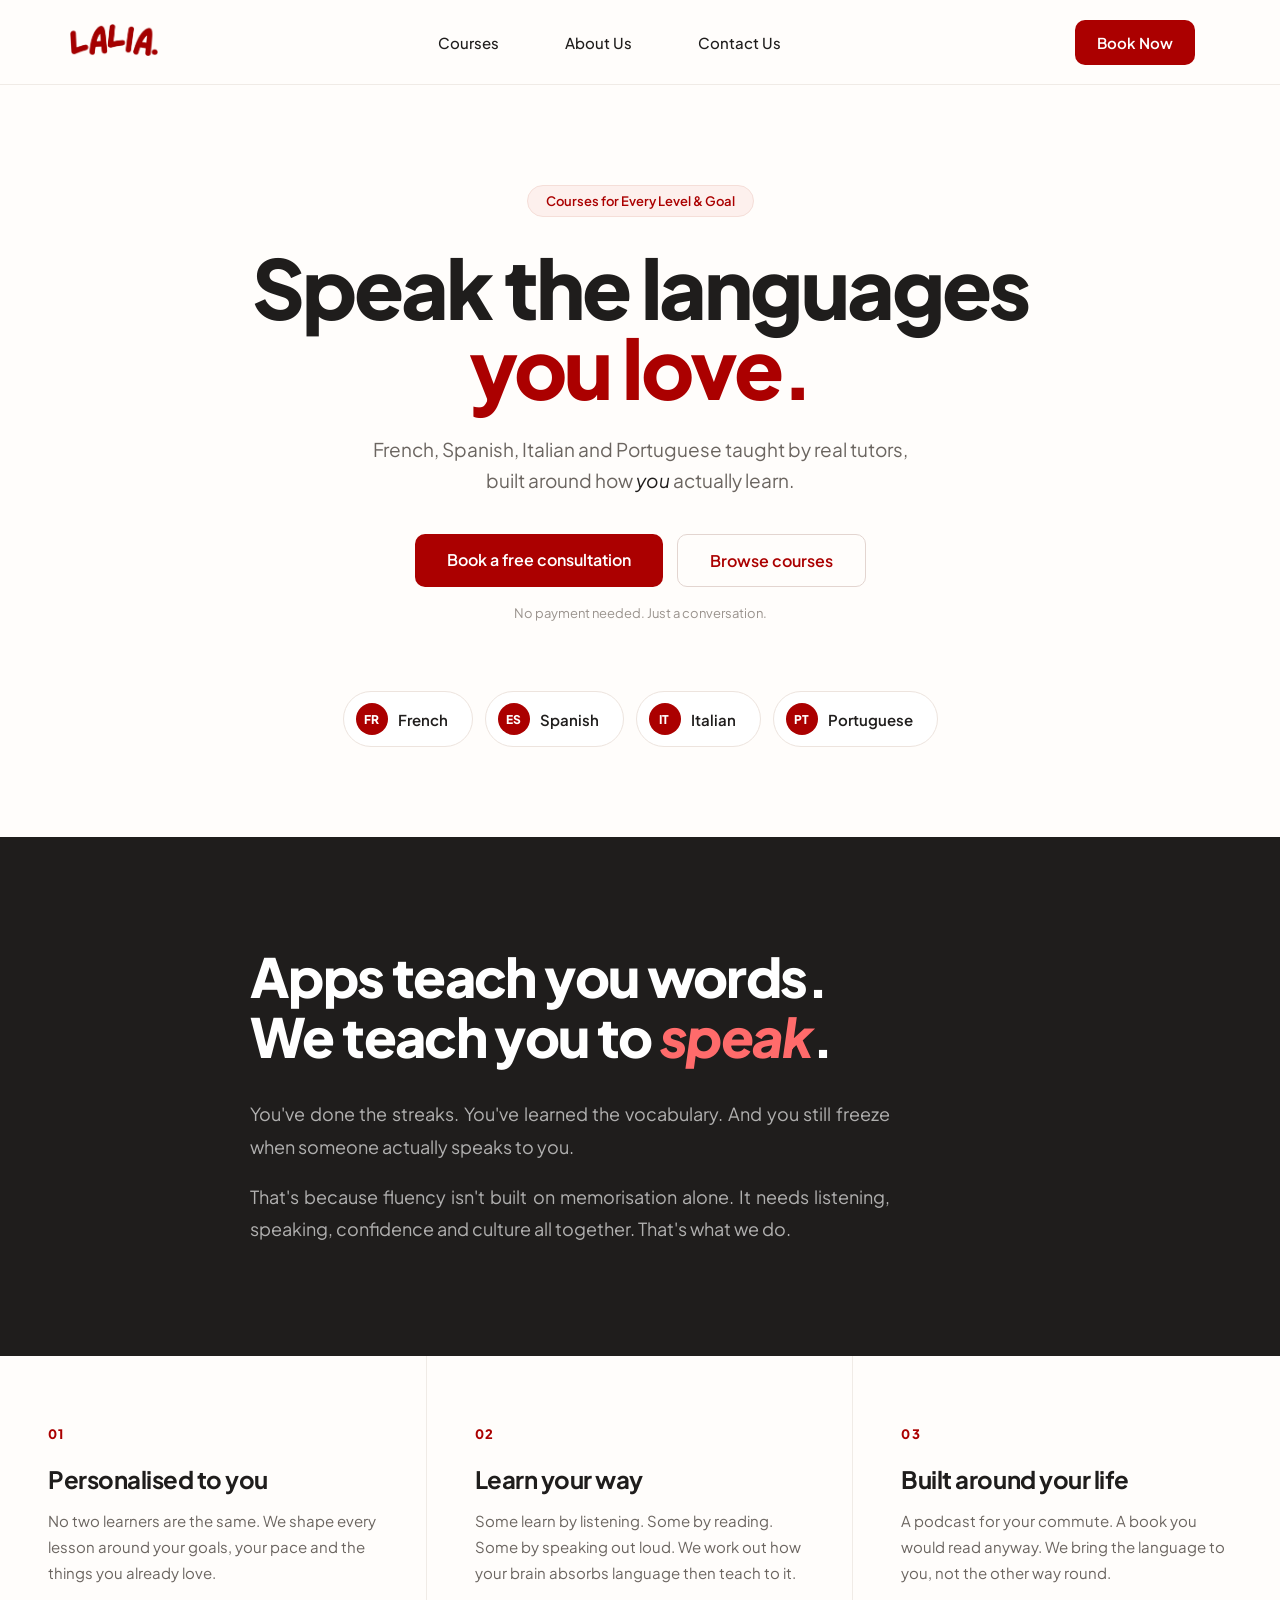
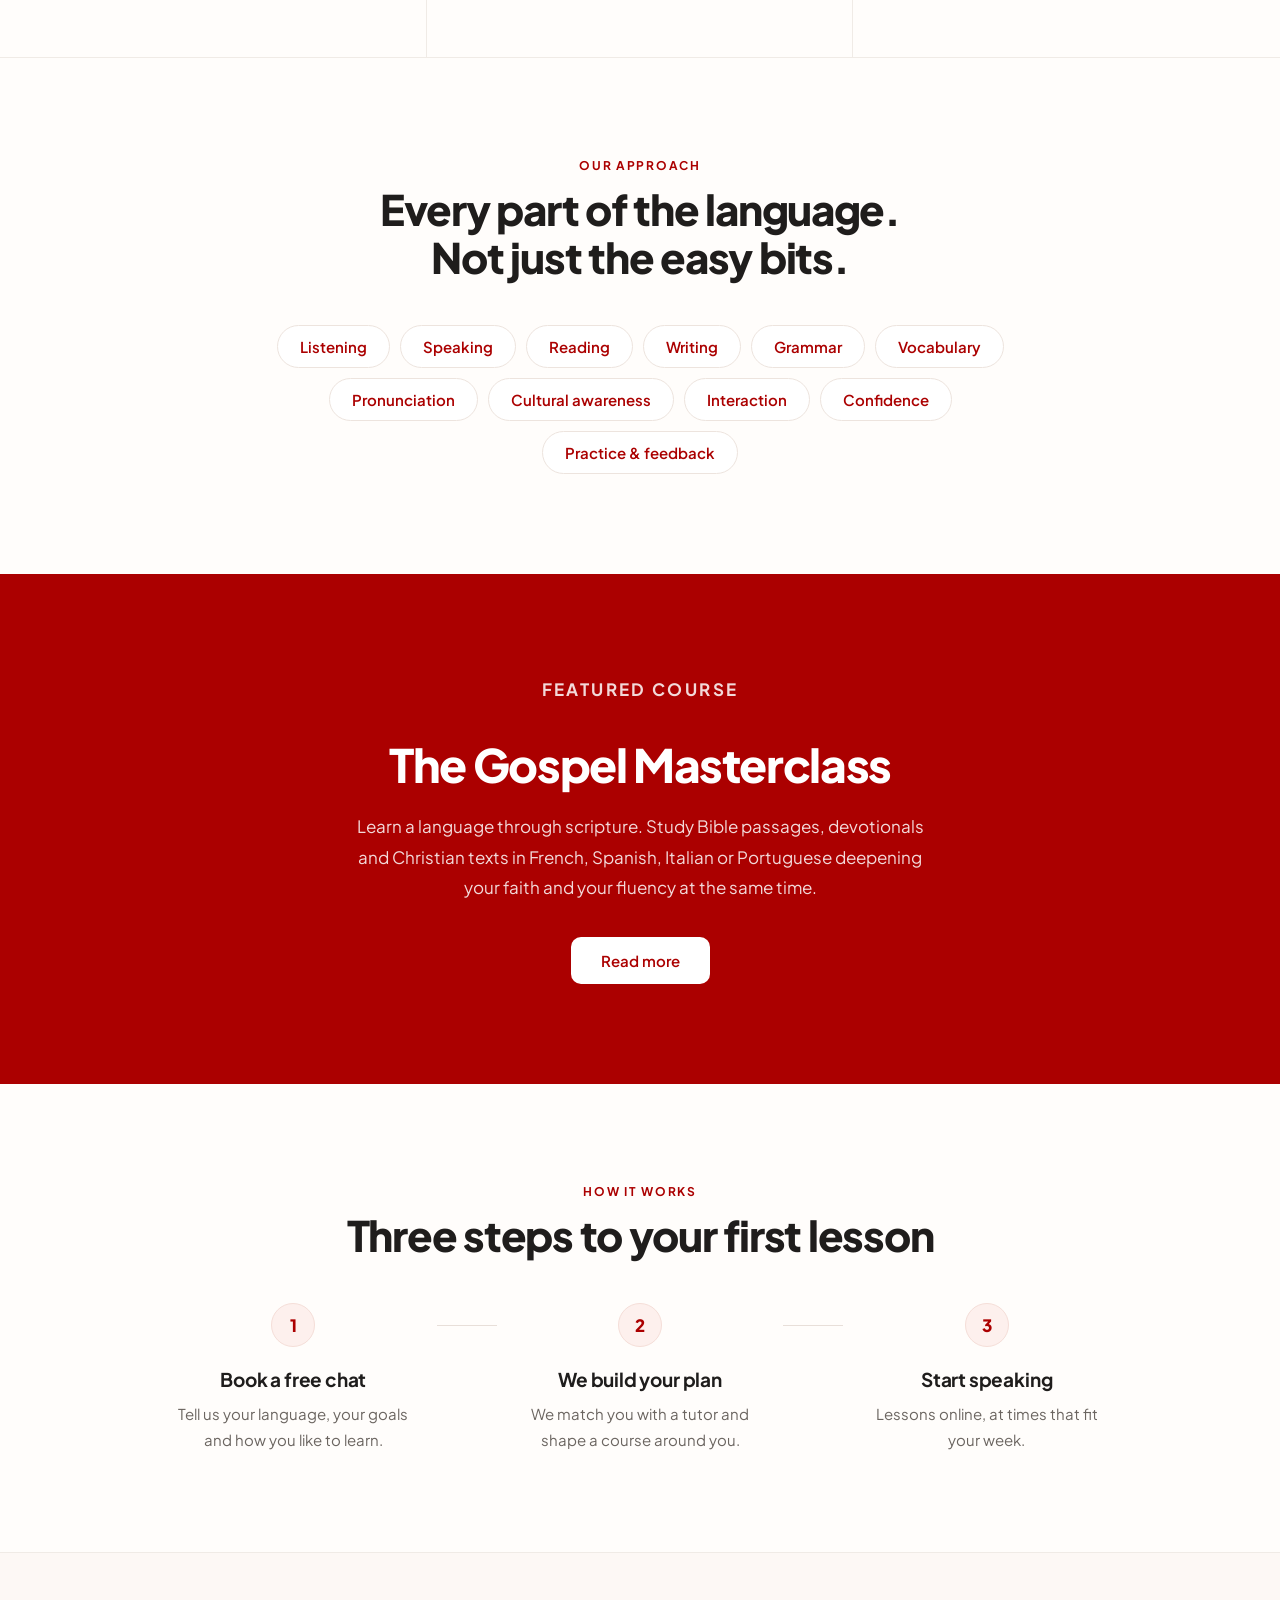
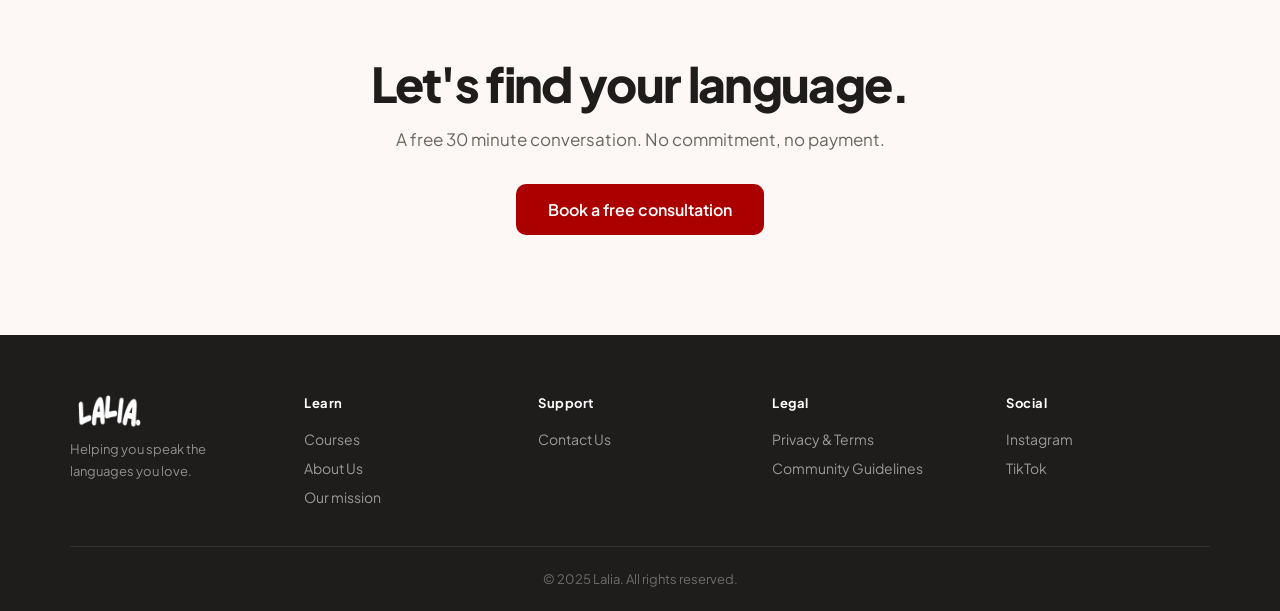
<file: index.html>
<!DOCTYPE html>
<html lang="en">
<head>
    <meta charset="UTF-8">
    <meta name="viewport" content="width=device-width, initial-scale=1.0">
    <link rel="stylesheet" href="style3.css">
    <title>Lalia</title>
    <link rel="icon" type="image/png" href="images/favicon.png">
    <link rel="preconnect" href="https://fonts.googleapis.com">
    <link rel="preconnect" href="https://fonts.gstatic.com" crossorigin>
    <link href="https://fonts.googleapis.com/css2?family=Plus+Jakarta+Sans:ital,wght@0,200..800;1,200..800&display=swap" rel="stylesheet">
</head>
<body>

<header>
    <nav>
        <div class="container">
            <div class="logo"><a href="index.html"><img src="images/lalia red.png" id="logoimage" alt="Lalia"></a></div>

            <input type="checkbox" id="menu-toggle" class="menu-toggle-cb">

            <label for="menu-toggle" class="hamburger-icon">
                <span></span>
                <span></span>
                <span></span>
            </label>

            <ul>
                <li id="coursesbutton"><a href="courses.html"><span>Courses</span></a></li>
                <li id="aboutsbutton"><a href="aboutus.html"><span>About Us</span></a></li>
                <li id="contactbutton"><a href="contactus.html"><span>Contact Us</span></a></li>

                <li class="mobile-book-li"><a href="book.html">Book Now</a></li>
            </ul>
            <div class="leftsidenav">
                <ul>
                    <li id="bookbutton"><a href="book.html">Book Now</a></li>
                </ul>
            </div>
        </div>
    </nav>
</header>

<main>

    <!-- HERO -->
    <section class="hero">
        <p class="hero-eyebrow">Courses for Every Level & Goal</p>
        <h1 class="hero-title">
            Speak the languages<br>
            <span class="hero-title-accent">you love.</span>
        </h1>
        <p class="hero-sub">French, Spanish, Italian and Portuguese taught by real tutors, built around how <em>you</em> actually learn.</p>
        <div class="hero-buttons">
            <a href="book.html" class="btn-solid">Book a free consultation</a>
            <a href="courses.html" class="btn-outline">Browse courses</a>
        </div>
        <p class="hero-note">No payment needed. Just a conversation.</p>
    </section>

    <!-- LANGUAGE STRIP -->
    <section class="lang-strip">
        <a href="courses.html" class="lang-pill"><span class="lang-pill-code">FR</span> French</a>
        <a href="courses.html" class="lang-pill"><span class="lang-pill-code">ES</span> Spanish</a>
        <a href="courses.html" class="lang-pill"><span class="lang-pill-code">IT</span> Italian</a>
        <a href="courses.html" class="lang-pill"><span class="lang-pill-code">PT</span> Portuguese</a>
    </section>

    <!-- THE PITCH -->
    <section class="pitch">
        <div class="pitch-inner">
            <h2 class="pitch-heading">Apps teach you words.<br>We teach you to <em>speak</em>.</h2>
            <p class="pitch-body">You've done the streaks. You've learned the vocabulary. And you still freeze when someone actually speaks to you.</p>
            <p class="pitch-body">That's because fluency isn't built on memorisation alone. It needs listening, speaking, confidence and culture all together. That's what we do.</p>
        </div>
    </section>

    <!-- THREE PRINCIPLES -->
    <section class="principles">
        <div class="principle">
            <span class="principle-num">01</span>
            <h3>Personalised to you</h3>
            <p>No two learners are the same. We shape every lesson around your goals, your pace and the things you already love.</p>
        </div>
        <div class="principle">
            <span class="principle-num">02</span>
            <h3>Learn your way</h3>
            <p>Some learn by listening. Some by reading. Some by speaking out loud. We work out how your brain absorbs language then teach to it.</p>
        </div>
        <div class="principle">
            <span class="principle-num">03</span>
            <h3>Built around your life</h3>
            <p>A podcast for your commute. A book you would read anyway. We bring the language to you, not the other way round.</p>
        </div>
    </section>

    <!-- BUILDING BLOCKS -->
    <section class="blocks">
        <div class="blocks-header">
            <p class="eyebrow">Our approach</p>
            <h2>Every part of the language.<br>Not just the easy bits.</h2>
        </div>
        <div class="blocks-list">
            <span>Listening</span>
            <span>Speaking</span>
            <span>Reading</span>
            <span>Writing</span>
            <span>Grammar</span>
            <span>Vocabulary</span>
            <span>Pronunciation</span>
            <span>Cultural awareness</span>
            <span>Interaction</span>
            <span>Confidence</span>
            <span>Practice &amp; feedback</span>
        </div>
    </section>

    <!-- GOSPEL FEATURE -->
    <section class="gospel-feature">
        <div class="gospel-feature-inner">
            <p class="eyebrow-light">Featured course</p>
            <h2>The Gospel Masterclass</h2>
            <p>Learn a language through scripture. Study Bible passages, devotionals and Christian texts in French, Spanish, Italian or Portuguese deepening your faith and your fluency at the same time.</p>
            <a href="courses.html" class="btn-light">Read more</a>
        </div>
    </section>

    <!-- HOW IT WORKS -->
    <section class="steps">
        <div class="blocks-header">
            <p class="eyebrow">How it works</p>
            <h2>Three steps to your first lesson</h2>
        </div>
        <div class="steps-row">
            <div class="step">
                <span class="step-num">1</span>
                <h4>Book a free chat</h4>
                <p>Tell us your language, your goals and how you like to learn.</p>
            </div>
            <div class="step-line"></div>
            <div class="step">
                <span class="step-num">2</span>
                <h4>We build your plan</h4>
                <p>We match you with a tutor and shape a course around you.</p>
            </div>
            <div class="step-line"></div>
            <div class="step">
                <span class="step-num">3</span>
                <h4>Start speaking</h4>
                <p>Lessons online, at times that fit your week.</p>
            </div>
        </div>
    </section>

    <!-- CTA -->
    <section class="closing-cta">
        <h2>Let's find your language.</h2>
        <p>A free 30 minute conversation. No commitment, no payment.</p>
        <a href="book.html" class="btn-solid">Book a free consultation</a>
    </section>

</main>

<footer>
    <div class="footer-content">
        <div class="footer-column">
            <img src="images/login_white.png" alt="Lalia" class="footer-logo">
            <p class="footer-tagline">Helping you speak the languages you love.</p>
        </div>
        <div class="footer-column">
            <h4>Learn</h4>
            <a href="courses.html">Courses</a>
            <a href="aboutus.html">About Us</a>
            <a href="aboutus.html">Our mission</a>
        </div>
        <div class="footer-column">
            <h4>Support</h4>
            <a href="contactus.html">Contact Us</a>

        </div>
        <div class="footer-column">
            <h4>Legal</h4>
            <a href="privacy-terms.html">Privacy &amp; Terms</a>
            <a href="community-guidelines.html">Community Guidelines</a>
        </div>
        <div class="footer-column">
            <h4>Social</h4>
            <a href="https://www.instagram.com/lalia.learning?stkn=MTJqZTRlbWR6ZGVwOA==" target="_blank">Instagram</a>
            <a href="https://www.tiktok.com/@lalia.learning" target="_blank">TikTok</a>
        </div>
    </div>
    <div class="footer-bottom"><p>© 2025 Lalia. All rights reserved.</p></div>
</footer>

</body>
</html>
</file>
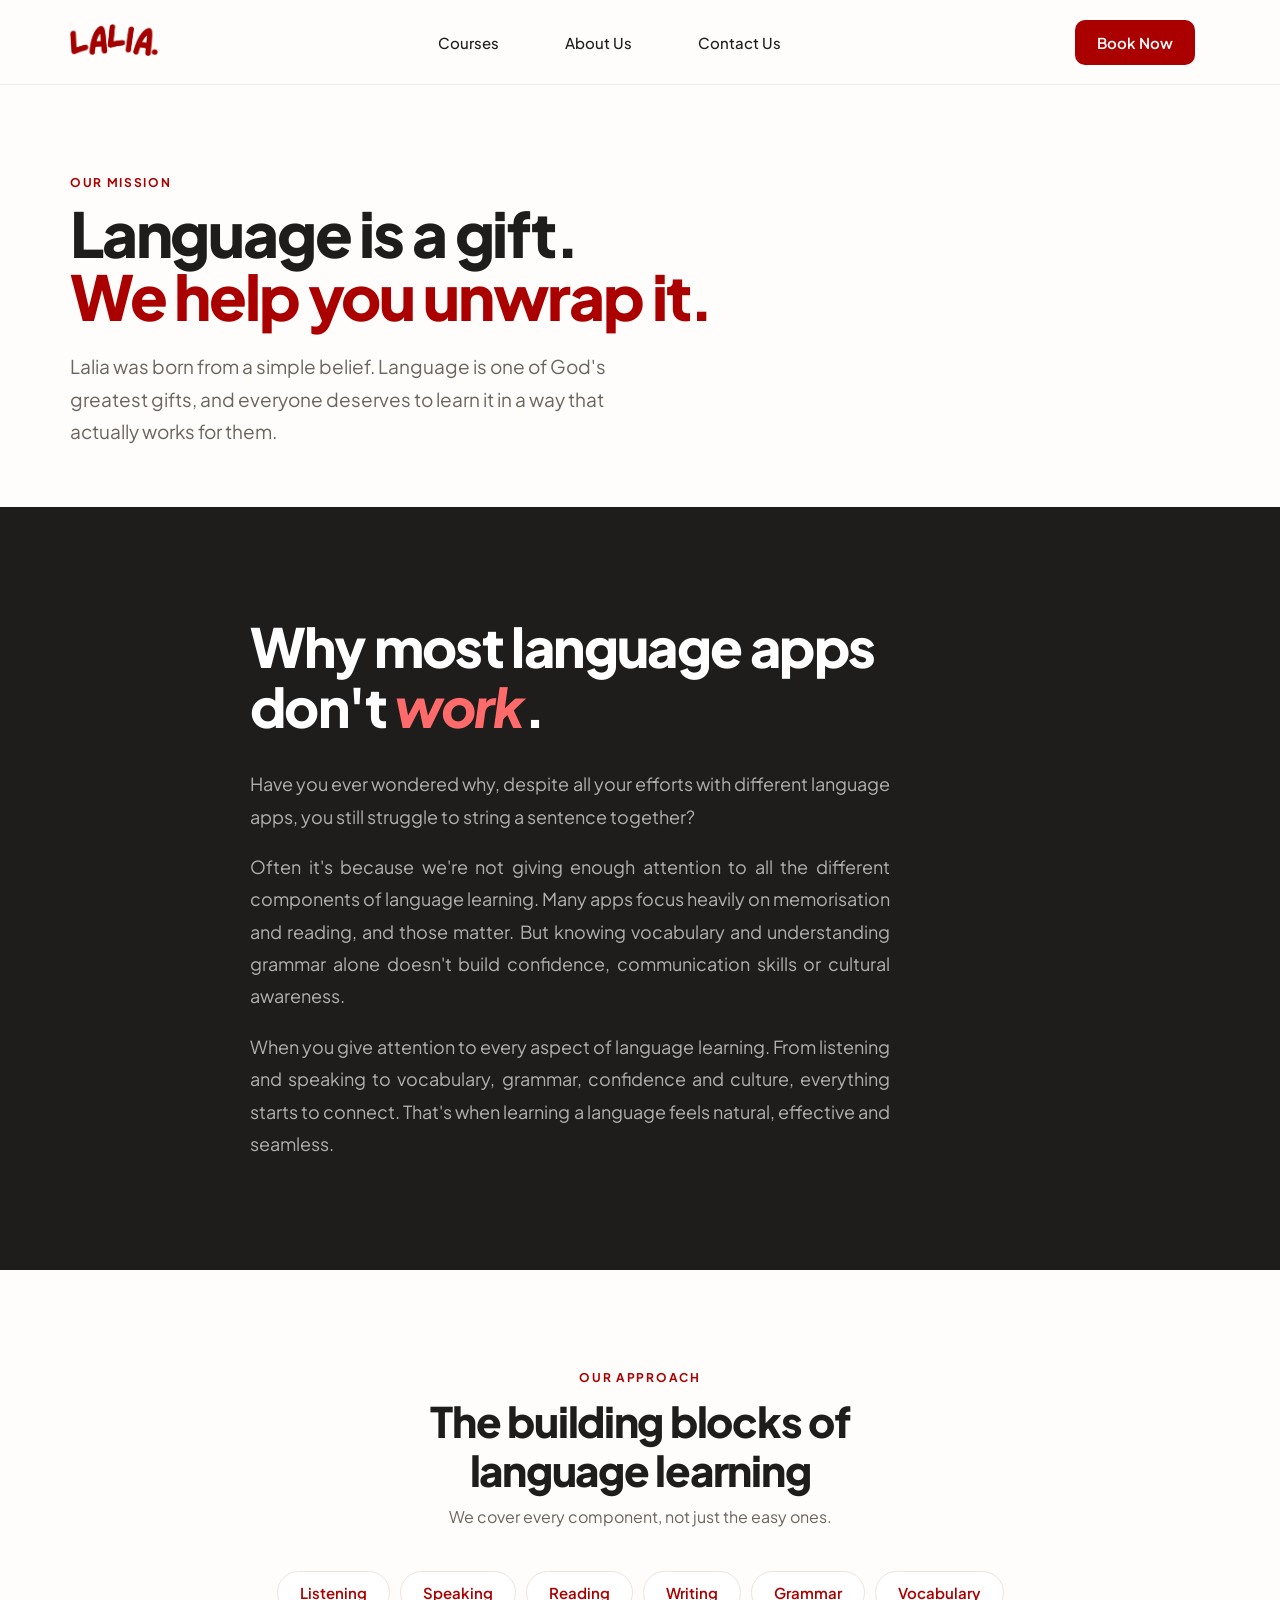
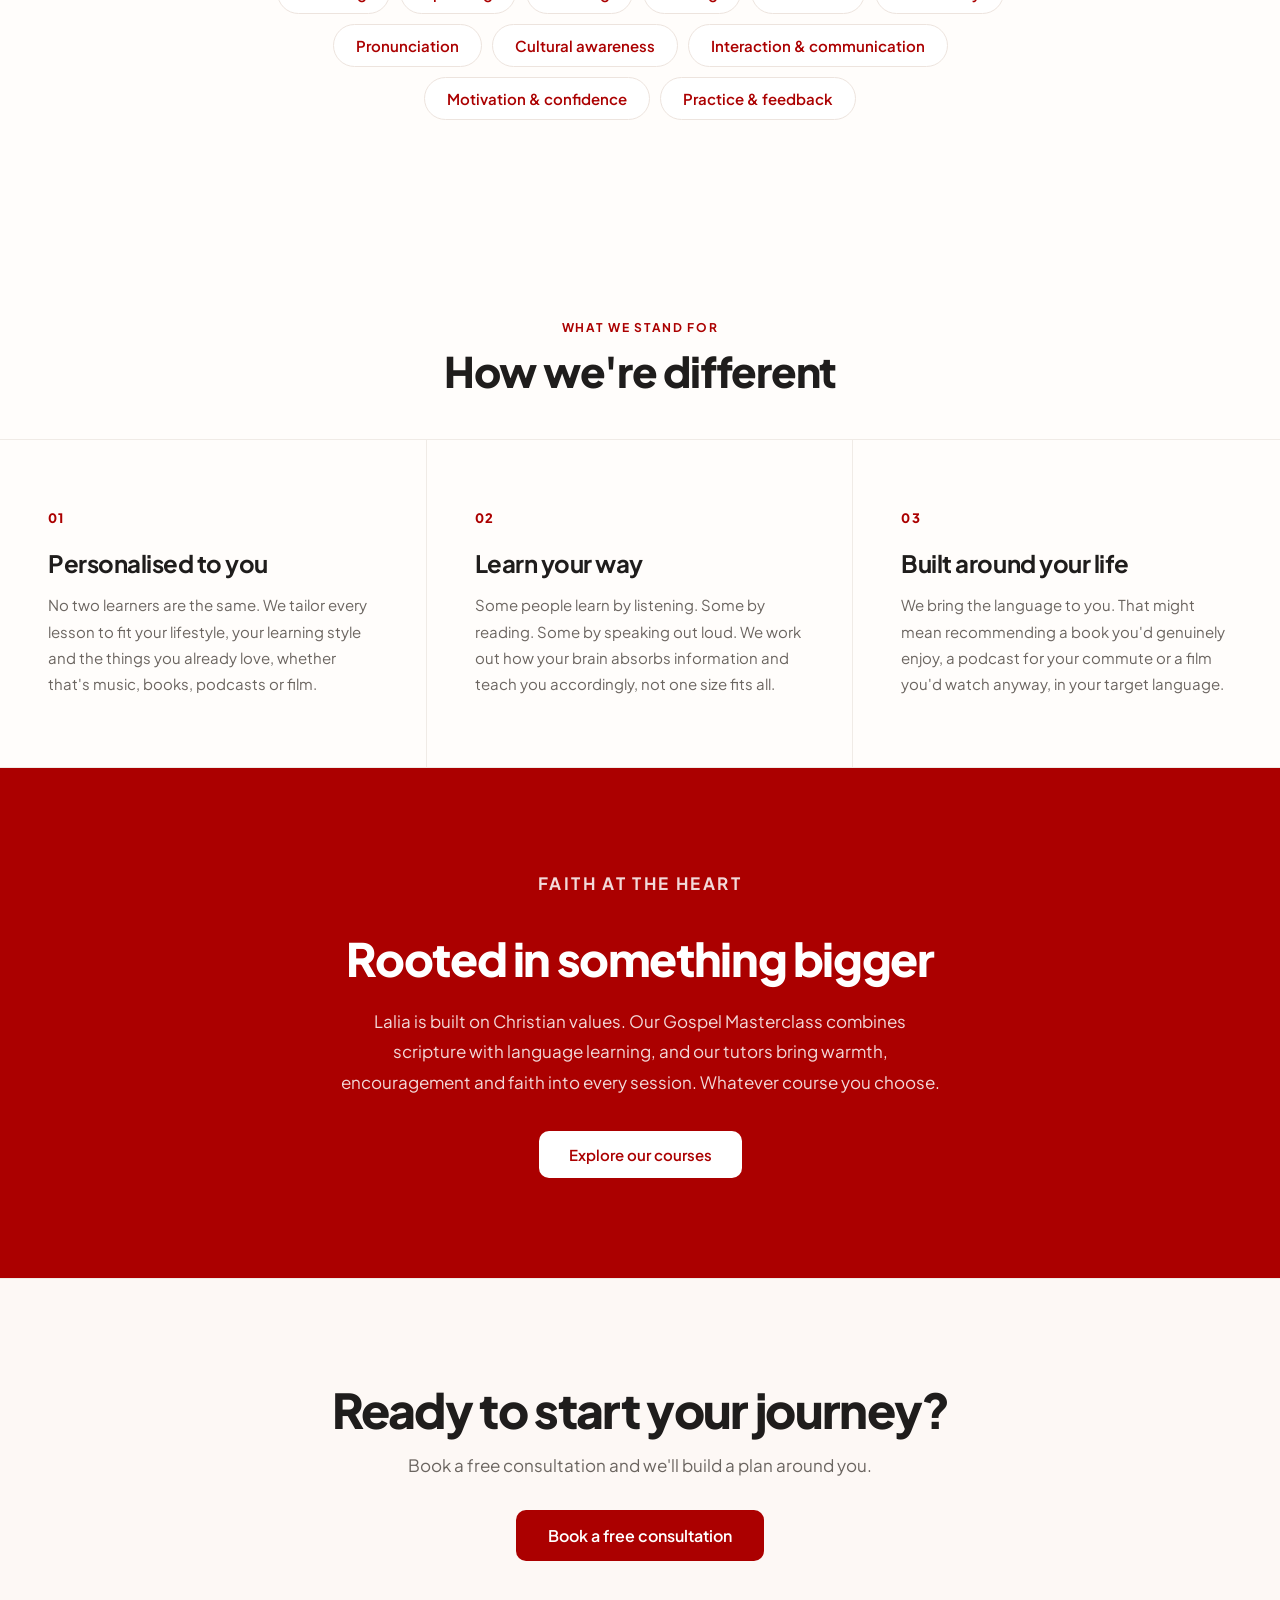
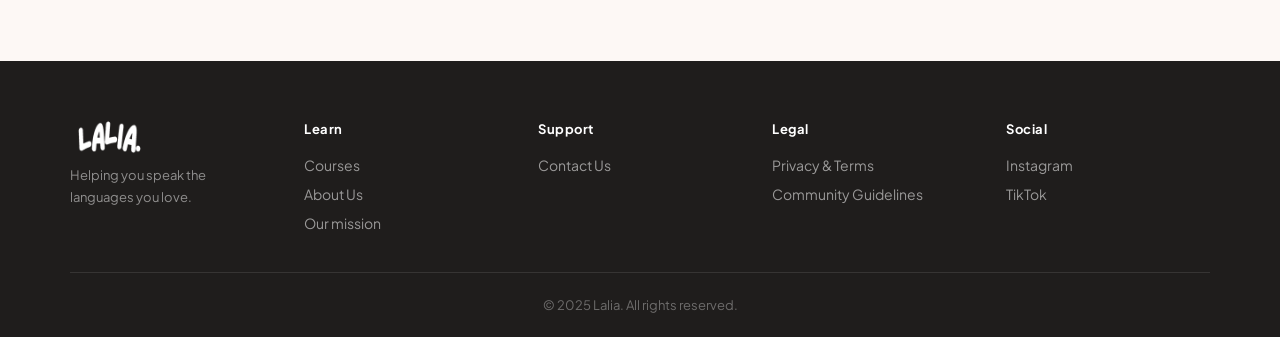
<file: aboutus.html>
<!DOCTYPE html>
<html lang="en">
<head>
    <meta charset="UTF-8">
    <meta name="viewport" content="width=device-width, initial-scale=1.0">
    <link rel="stylesheet" href="style3.css">
    <title>About Us</title>
    <link rel="icon" type="image/png" href="images/favicon.png">
    <link rel="preconnect" href="https://fonts.googleapis.com">
    <link rel="preconnect" href="https://fonts.gstatic.com" crossorigin>
    <link href="https://fonts.googleapis.com/css2?family=Plus+Jakarta+Sans:ital,wght@0,200..800;1,200..800&display=swap" rel="stylesheet">
</head>
<body>

<header>
    <nav>
        <div class="container">
            <div class="logo"><a href="index.html"><img src="images/lalia red.png" id="logoimage" alt="Lalia"></a></div>

            <input type="checkbox" id="menu-toggle" class="menu-toggle-cb">

            <label for="menu-toggle" class="hamburger-icon">
                <span></span>
                <span></span>
                <span></span>
            </label>

            <ul>
                <li id="coursesbutton"><a href="courses.html"><span>Courses</span></a></li>
                <li id="aboutsbutton"><a href="aboutus.html"><span>About Us</span></a></li>
                <li id="contactbutton"><a href="contactus.html"><span>Contact Us</span></a></li>

                <li class="mobile-book-li"><a href="book.html">Book Now</a></li>
            </ul>
            <div class="leftsidenav">
                <ul>
                    <li id="bookbutton"><a href="book.html">Book Now</a></li>
                </ul>
            </div>
        </div>
    </nav>
</header>

<main>

    <section class="inner-hero">
        <p class="eyebrow">Our mission</p>
        <h1>Language is a gift.<br><span class="accent">We help you unwrap it.</span></h1>
        <p class="inner-hero-sub">Lalia was born from a simple belief. Language is one of God's greatest gifts, and everyone deserves to learn it in a way that actually works for them.</p>
    </section>

    <section class="pitch">
        <div class="pitch-inner">
            <h2 class="pitch-heading">Why most language apps<br>don't <em>work</em>.</h2>
            <p class="pitch-body">Have you ever wondered why, despite all your efforts with different language apps, you still struggle to string a sentence together?</p>
            <p class="pitch-body">Often it's because we're not giving enough attention to all the different components of language learning. Many apps focus heavily on memorisation and reading, and those matter. But knowing vocabulary and understanding grammar alone doesn't build confidence, communication skills or cultural awareness.</p>
            <p class="pitch-body">When you give attention to every aspect of language learning. From listening and speaking to vocabulary, grammar, confidence and culture, everything starts to connect. That's when learning a language feels natural, effective and seamless.</p>
        </div>
    </section>

    <section class="blocks">
        <div class="blocks-header">
            <p class="eyebrow">Our approach</p>
            <h2>The building blocks of<br>language learning</h2>
            <p class="blocks-sub">We cover every component, not just the easy ones.</p>
        </div>
        <div class="blocks-list">
            <span>Listening</span>
            <span>Speaking</span>
            <span>Reading</span>
            <span>Writing</span>
            <span>Grammar</span>
            <span>Vocabulary</span>
            <span>Pronunciation</span>
            <span>Cultural awareness</span>
            <span>Interaction &amp; communication</span>
            <span>Motivation &amp; confidence</span>
            <span>Practice &amp; feedback</span>
        </div>
    </section>

    <section class="values-band">
        <div class="values-band-header">
            <p class="eyebrow">What we stand for</p>
            <h2>How we're different</h2>
        </div>
        <div class="principles">
            <div class="principle">
                <span class="principle-num">01</span>
                <h3>Personalised to you</h3>
                <p>No two learners are the same. We tailor every lesson to fit your lifestyle, your learning style and the things you already love, whether that's music, books, podcasts or film.</p>
            </div>
            <div class="principle">
                <span class="principle-num">02</span>
                <h3>Learn your way</h3>
                <p>Some people learn by listening. Some by reading. Some by speaking out loud. We work out how your brain absorbs information and teach you accordingly, not one size fits all.</p>
            </div>
            <div class="principle">
                <span class="principle-num">03</span>
                <h3>Built around your life</h3>
                <p>We bring the language to you. That might mean recommending a book you'd genuinely enjoy, a podcast for your commute or a film you'd watch anyway, in your target language.</p>
            </div>
        </div>
    </section>

    <section class="gospel-feature">
        <div class="gospel-feature-inner">
            <p class="eyebrow-light">Faith at the heart</p>
            <h2>Rooted in something bigger</h2>
            <p>Lalia is built on Christian values. Our Gospel Masterclass combines scripture with language learning, and our tutors bring warmth, encouragement and faith into every session. Whatever course you choose.</p>
            <a href="courses.html" class="btn-light">Explore our courses</a>
        </div>
    </section>

    <section class="closing-cta">
        <h2>Ready to start your journey?</h2>
        <p>Book a free consultation and we'll build a plan around you.</p>
        <a href="book.html" class="btn-solid">Book a free consultation</a>
    </section>

</main>

<footer>
    <div class="footer-content">
        <div class="footer-column">
            <img src="images/login_white.png" alt="Lalia" class="footer-logo">
            <p class="footer-tagline">Helping you speak the languages you love.</p>
        </div>
        <div class="footer-column">
            <h4>Learn</h4>
            <a href="courses.html">Courses</a>
            <a href="aboutus.html">About Us</a>
            <a href="aboutus.html">Our mission</a>
        </div>
        <div class="footer-column">
            <h4>Support</h4>
            <a href="contactus.html">Contact Us</a>

        </div>
        <div class="footer-column">
            <h4>Legal</h4>
            <a href="privacy-terms.html">Privacy &amp; Terms</a>
            <a href="community-guidelines.html">Community Guidelines</a>
        </div>
        <div class="footer-column">
            <h4>Social</h4>
            <a href="https://www.instagram.com/lalia.learning?stkn=MTJqZTRlbWR6ZGVwOA==" target="_blank">Instagram</a>
            <a href="https://www.tiktok.com/@lalia.learning" target="_blank">TikTok</a>
        </div>
    </div>
    <div class="footer-bottom"><p>© 2025 Lalia. All rights reserved.</p></div>
</footer>

</body>
</html>
</file>
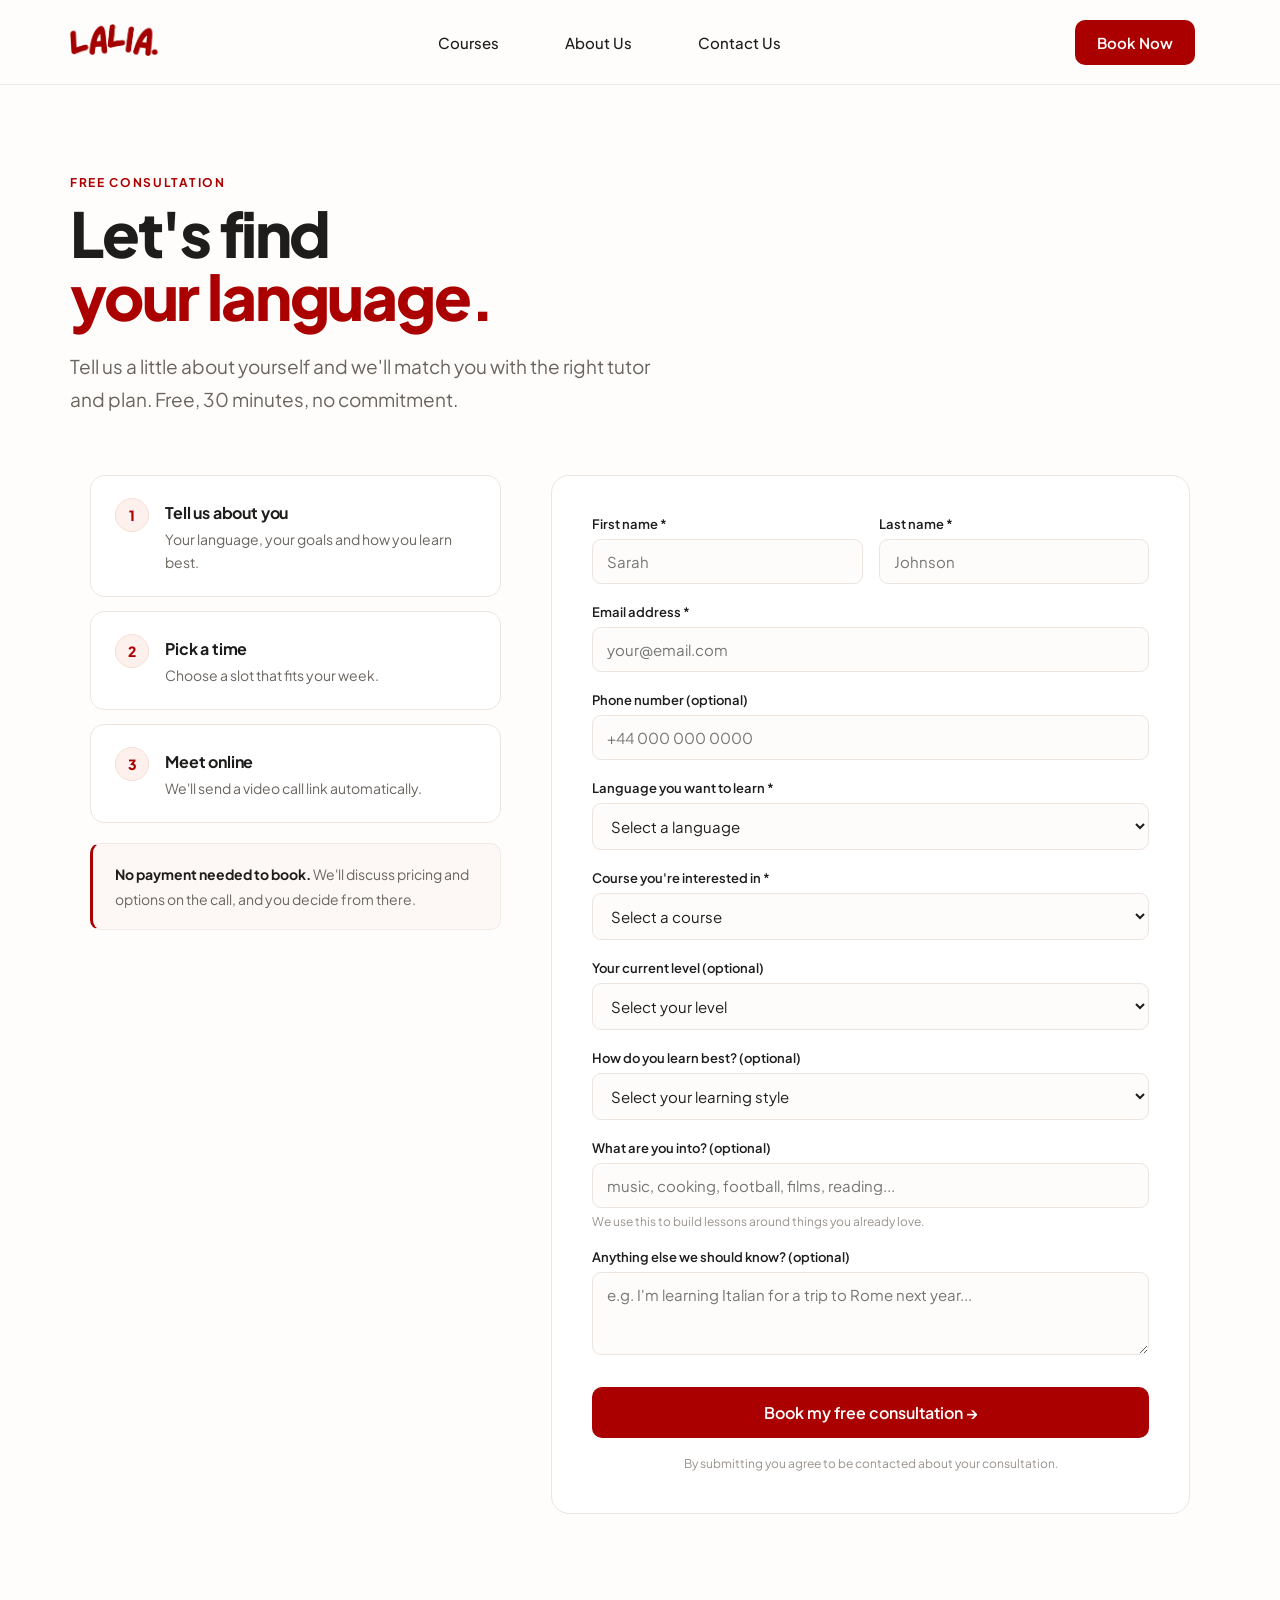
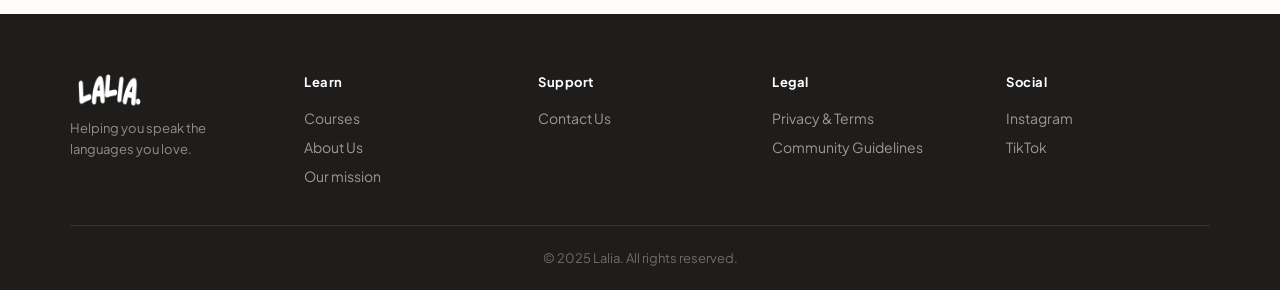
<file: book.html>
<!DOCTYPE html>
<html lang="en">
<head>
    <meta charset="UTF-8">
    <meta name="viewport" content="width=device-width, initial-scale=1.0">
    <link rel="stylesheet" href="style3.css">
    <title>Book a Consultation</title>
    <link rel="icon" type="image/png" href="images/favicon.png">
    <link rel="preconnect" href="https://fonts.googleapis.com">
    <link rel="preconnect" href="https://fonts.gstatic.com" crossorigin>
    <link href="https://fonts.googleapis.com/css2?family=Plus+Jakarta+Sans:ital,wght@0,200..800;1,200..800&display=swap" rel="stylesheet">
    <!-- Calendly Popup Widget CSS & JS -->
    <link href="https://calendly.com" rel="stylesheet">
    <script src="https://calendly.com" type="text/javascript"></script>
</head>
<body>

<header>
    <nav>
        <div class="container">
            <div class="logo"><a href="index.html"><img src="images/lalia red.png" id="logoimage" alt="Lalia"></a></div>

            <input type="checkbox" id="menu-toggle" class="menu-toggle-cb">

            <label for="menu-toggle" class="hamburger-icon">
                <span></span>
                <span></span>
                <span></span>
            </label>

            <ul>
                <li id="coursesbutton"><a href="courses.html"><span>Courses</span></a></li>
                <li id="aboutsbutton"><a href="aboutus.html"><span>About Us</span></a></li>
                <li id="contactbutton"><a href="contactus.html"><span>Contact Us</span></a></li>

                <li class="mobile-book-li"><a href="book.html">Book Now</a></li>
            </ul>
            <div class="leftsidenav">
                <ul>
                    <li id="bookbutton"><a href="book.html">Book Now</a></li>
                </ul>
            </div>
        </div>
    </nav>
</header>

<main>

    <section class="inner-hero">
        <p class="eyebrow">Free consultation</p>
        <h1>Let's find<br><span class="accent">your language.</span></h1>
        <p class="inner-hero-sub">Tell us a little about yourself and we'll match you with the right tutor and plan. Free, 30 minutes, no commitment.</p>
    </section>

    <section class="split-layout">
        <div class="split-left">
            <div class="step-card">
                <span class="step-card-num">1</span>
                <div>
                    <h4>Tell us about you</h4>
                    <p>Your language, your goals and how you learn best.</p>
                </div>
            </div>
            <div class="step-card">
                <span class="step-card-num">2</span>
                <div>
                    <h4>Pick a time</h4>
                    <p>Choose a slot that fits your week.</p>
                </div>
            </div>
            <div class="step-card">
                <span class="step-card-num">3</span>
                <div>
                    <h4>Meet online</h4>
                    <p>We'll send a video call link automatically.</p>
                </div>
            </div>

            <div class="side-note">
                <p><strong>No payment needed to book.</strong> We'll discuss pricing and options on the call, and you decide from there.</p>
            </div>
        </div>

        <div class="split-right">
            <form id="bookingForm" action="https://formspree.io/f/xoevevjb" method="POST">
                <div class="form-row">
                    <div class="form-group">
                        <label for="firstname">First name *</label>
                        <input type="text" id="firstname" name="first_name" placeholder="Sarah" required>
                    </div>
                    <div class="form-group">
                        <label for="lastname">Last name *</label>
                        <input type="text" id="lastname" name="last_name" placeholder="Johnson" required>
                    </div>
                </div>

                <div class="form-group">
                    <label for="email">Email address *</label>
                    <input type="email" id="email" name="email" placeholder="your@email.com" required>
                </div>

                <div class="form-group">
                    <label for="phone">Phone number (optional)</label>
                    <input type="tel" id="phone" name="phone" placeholder="+44 000 000 0000">
                </div>

                <div class="form-group">
                    <label for="language">Language you want to learn *</label>
                    <select id="language" name="language" required>
                        <option value="">Select a language</option>
                        <option value="French">French</option>
                        <option value="Spanish">Spanish</option>
                        <option value="Italian">Italian</option>
                        <option value="Portuguese">Portuguese</option>
                        <option value="Not sure yet">Not sure yet</option>
                    </select>
                </div>

                <div class="form-group">
                    <label for="course">Course you're interested in *</label>
                    <select id="course" name="course" required>
                        <option value="">Select a course</option>
                        <option value="Beginner class">Beginner class</option>
                        <option value="Intermediate class">Intermediate class</option>
                        <option value="Advanced class">Advanced class</option>
                        <option value="The Gospel Masterclass">The Gospel Masterclass</option>
                        <option value="Holiday / travel course">Holiday / travel course</option>
                        <option value="Perfecting grammar for native speakers">Perfecting grammar for native speakers</option>
                        <option value="From understanding to speaking">From understanding to speaking</option>
                        <option value="Interpretation precision and practice">Interpretation precision and practice</option>
                        <option value="Translation precision and practice">Translation precision and practice</option>
                        <option value="Not sure yet">Not sure yet</option>
                    </select>
                </div>

                <div class="form-group">
                    <label for="level">Your current level (optional)</label>
                    <select id="level" name="current_level">
                        <option value="">Select your level</option>
                        <option value="Complete beginner">Complete beginner</option>
                        <option value="Some basics">I know some basics</option>
                        <option value="Intermediate">Intermediate</option>
                        <option value="Advanced">Advanced</option>
                        <option value="Native speaker">Native speaker</option>
                    </select>
                </div>

                <div class="form-group">
                    <label for="learning">How do you learn best? (optional)</label>
                    <select id="learning" name="learning_style">
                        <option value="">Select your learning style</option>
                        <option value="Listening">Listening</option>
                        <option value="Reading">Reading</option>
                        <option value="Speaking out loud">Speaking out loud</option>
                        <option value="Watching videos">Watching videos</option>
                        <option value="Writing things down">Writing things down</option>
                        <option value="A mix of everything">A mix of everything</option>
                    </select>
                </div>

                <div class="form-group">
                    <label for="interests">What are you into? (optional)</label>
                    <input type="text" id="interests" name="interests" placeholder="music, cooking, football, films, reading...">
                    <span class="form-hint">We use this to build lessons around things you already love.</span>
                </div>

                <div class="form-group">
                    <label for="message">Anything else we should know? (optional)</label>
                    <textarea id="message" name="message" rows="3" placeholder="e.g. I'm learning Italian for a trip to Rome next year..."></textarea>
                </div>

                <button type="submit" class="btn-submit">Book my free consultation →</button>
                <p class="form-footer-note">By submitting you agree to be contacted about your consultation.</p>
            </form>

            <!-- Your updated success box that will contain the calendar -->
            <div id="successMessage" class="success-message hidden">
                <div class="success-icon">✓</div>
                <h2>Thank you!</h2>
                <p>We've got your details. Please pick your consultation slot below:</p>
                
                <!-- This container holds your live calendar window inside your page -->
                <div id="calendly-inline-embed" style="min-width:320px; height:600px; margin-top:20px;"></div>
            </div>
        </div>
    </section>
</main>


<footer>
    <div class="footer-content">
        <div class="footer-column">
            <img src="images/login_white.png" alt="Lalia" class="footer-logo">
            <p class="footer-tagline">Helping you speak the languages you love.</p>
        </div>
        <div class="footer-column">
            <h4>Learn</h4>
            <a href="courses.html">Courses</a>
            <a href="aboutus.html">About Us</a>
            <a href="aboutus.html">Our mission</a>
        </div>
        <div class="footer-column">
            <h4>Support</h4>
            <a href="contactus.html">Contact Us</a>

        </div>
        <div class="footer-column">
            <h4>Legal</h4>
            <a href="privacy-terms.html">Privacy &amp; Terms</a>
            <a href="community-guidelines.html">Community Guidelines</a>
        </div>
        <div class="footer-column">
            <h4>Social</h4>
            <a href="https://www.instagram.com/lalia.learning?stkn=MTJqZTRlbWR6ZGVwOA==" target="_blank">Instagram</a>
            <a href="https://www.tiktok.com/@lalia.learning" target="_blank">TikTok</a>
        </div>
    </div>
    <div class="footer-bottom"><p>© 2025 Lalia. All rights reserved.</p></div>
</footer>

<script>
// ===== SWAP FOR YOUR FRIEND'S CALENDLY LINK =====
const CALENDLY_LINK = 'https://calendly.com/viceluku/30min';
// ================================================

document.getElementById('bookingForm').addEventListener('submit', function(e) {
    e.preventDefault();
    const form = e.target;
    const button = form.querySelector('.btn-submit');
    button.textContent = 'Sending...';
    button.disabled = true;

    // Grab name and email values from the form inputs
    const firstName = form.querySelector('input[name="first_name"]').value;
    const lastName = form.querySelector('input[name="last_name"]').value;
    const email = form.querySelector('input[name="email"]').value;
    const fullName = `${firstName} ${lastName}`;

    fetch(form.action, {
        method: 'POST',
        body: new FormData(form),
        headers: { 'Accept': 'application/json' }
    }).then(function(response) {
        if (response.ok) {
            // 1. Hide the input fields cleanly
            form.classList.add('hidden');
            
            // 2. Unhide the thank you container panel
            document.getElementById('successMessage').classList.remove('hidden');
            
            // 3. Render the calendar panel inside your page with details prefilled
            const embedContainer = document.getElementById('calendly-inline-embed');
            const encodedName = encodeURIComponent(fullName);
            const encodedEmail = encodeURIComponent(email);
            
            embedContainer.innerHTML = `
                <iframe src="${CALENDLY_LINK}?embed_domain=${window.location.hostname}&name=${encodedName}&email=${encodedEmail}" 
                        width="100%" 
                        height="100%" 
                        frameborder="0">
                </iframe>`;
                
        } else {
            alert('Something went wrong. Please try again or email us directly.');
            button.textContent = 'Book my free consultation →';
            button.disabled = false;
        }
    }).catch(function() {
        alert('Something went wrong. Please try again or email us directly.');
        button.textContent = 'Book my free consultation →';
        button.disabled = false;
    });
});
</script>
</body>
</html>
</file>
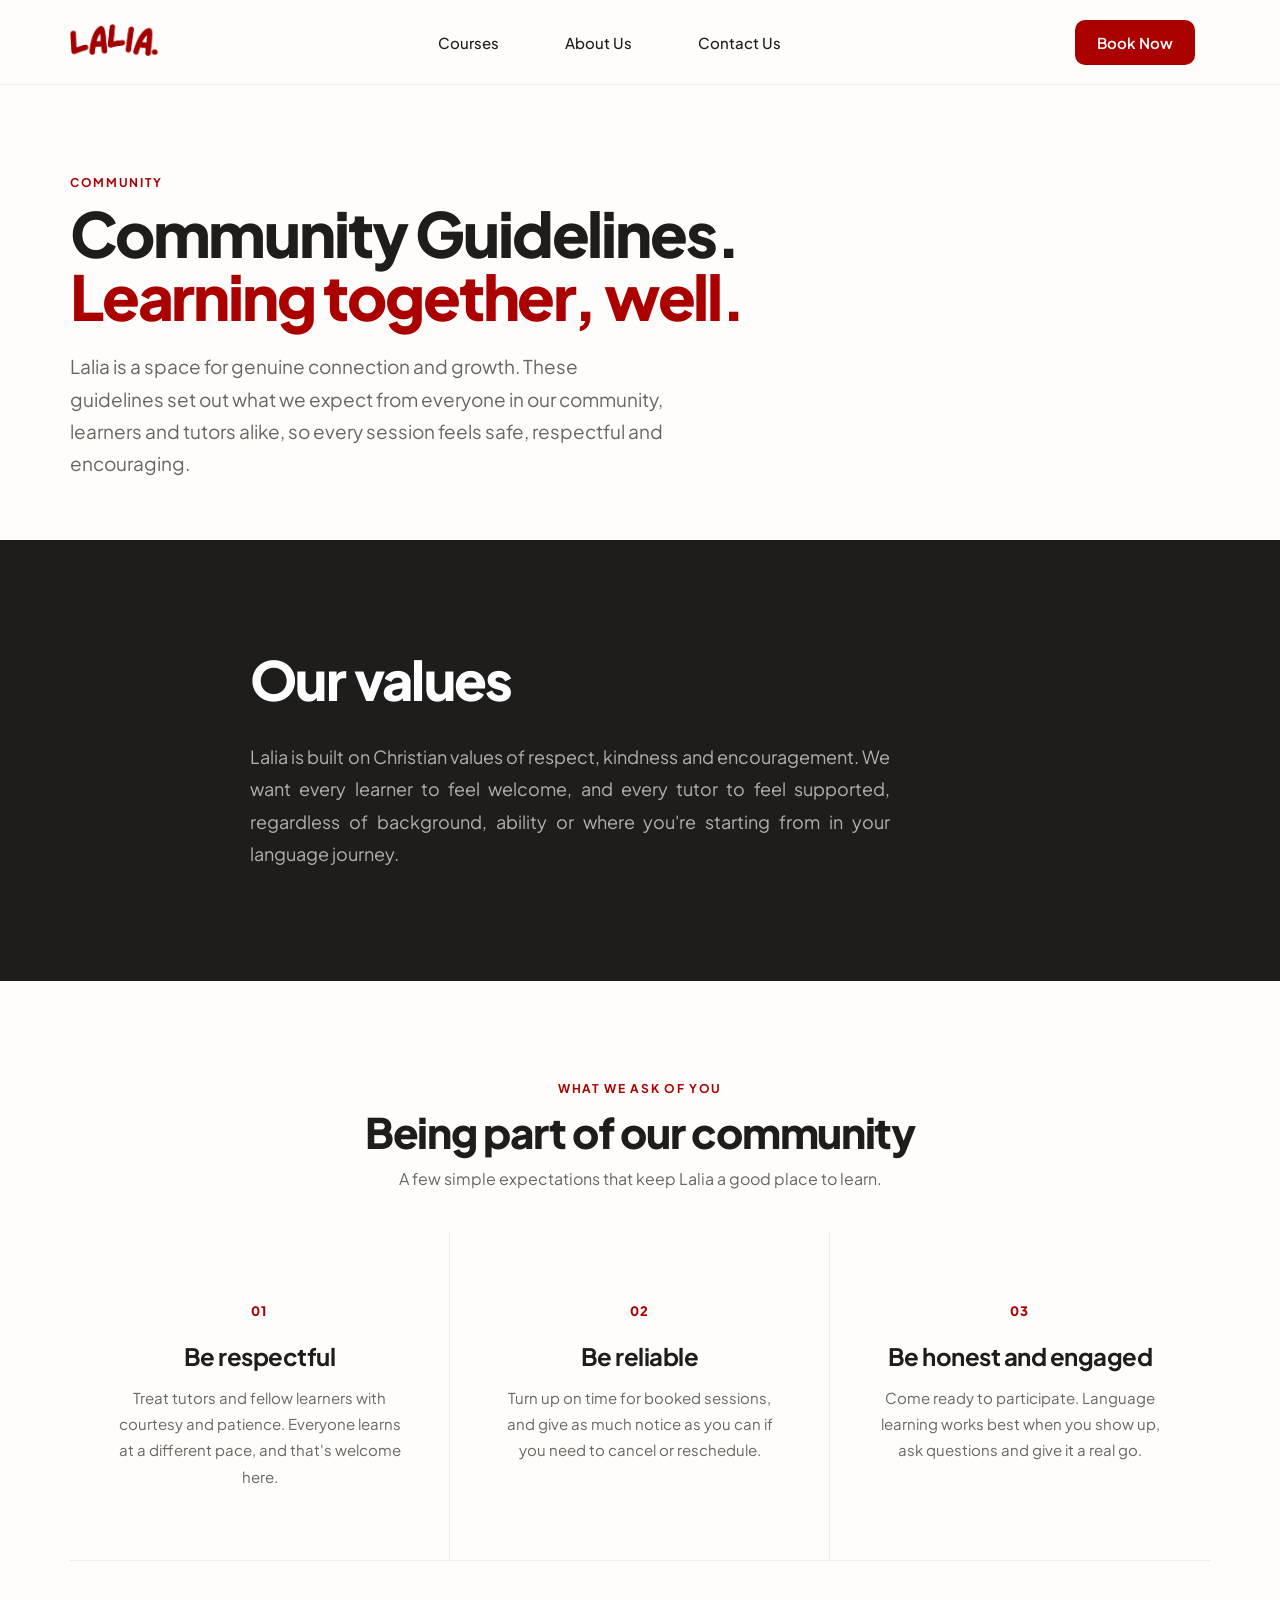
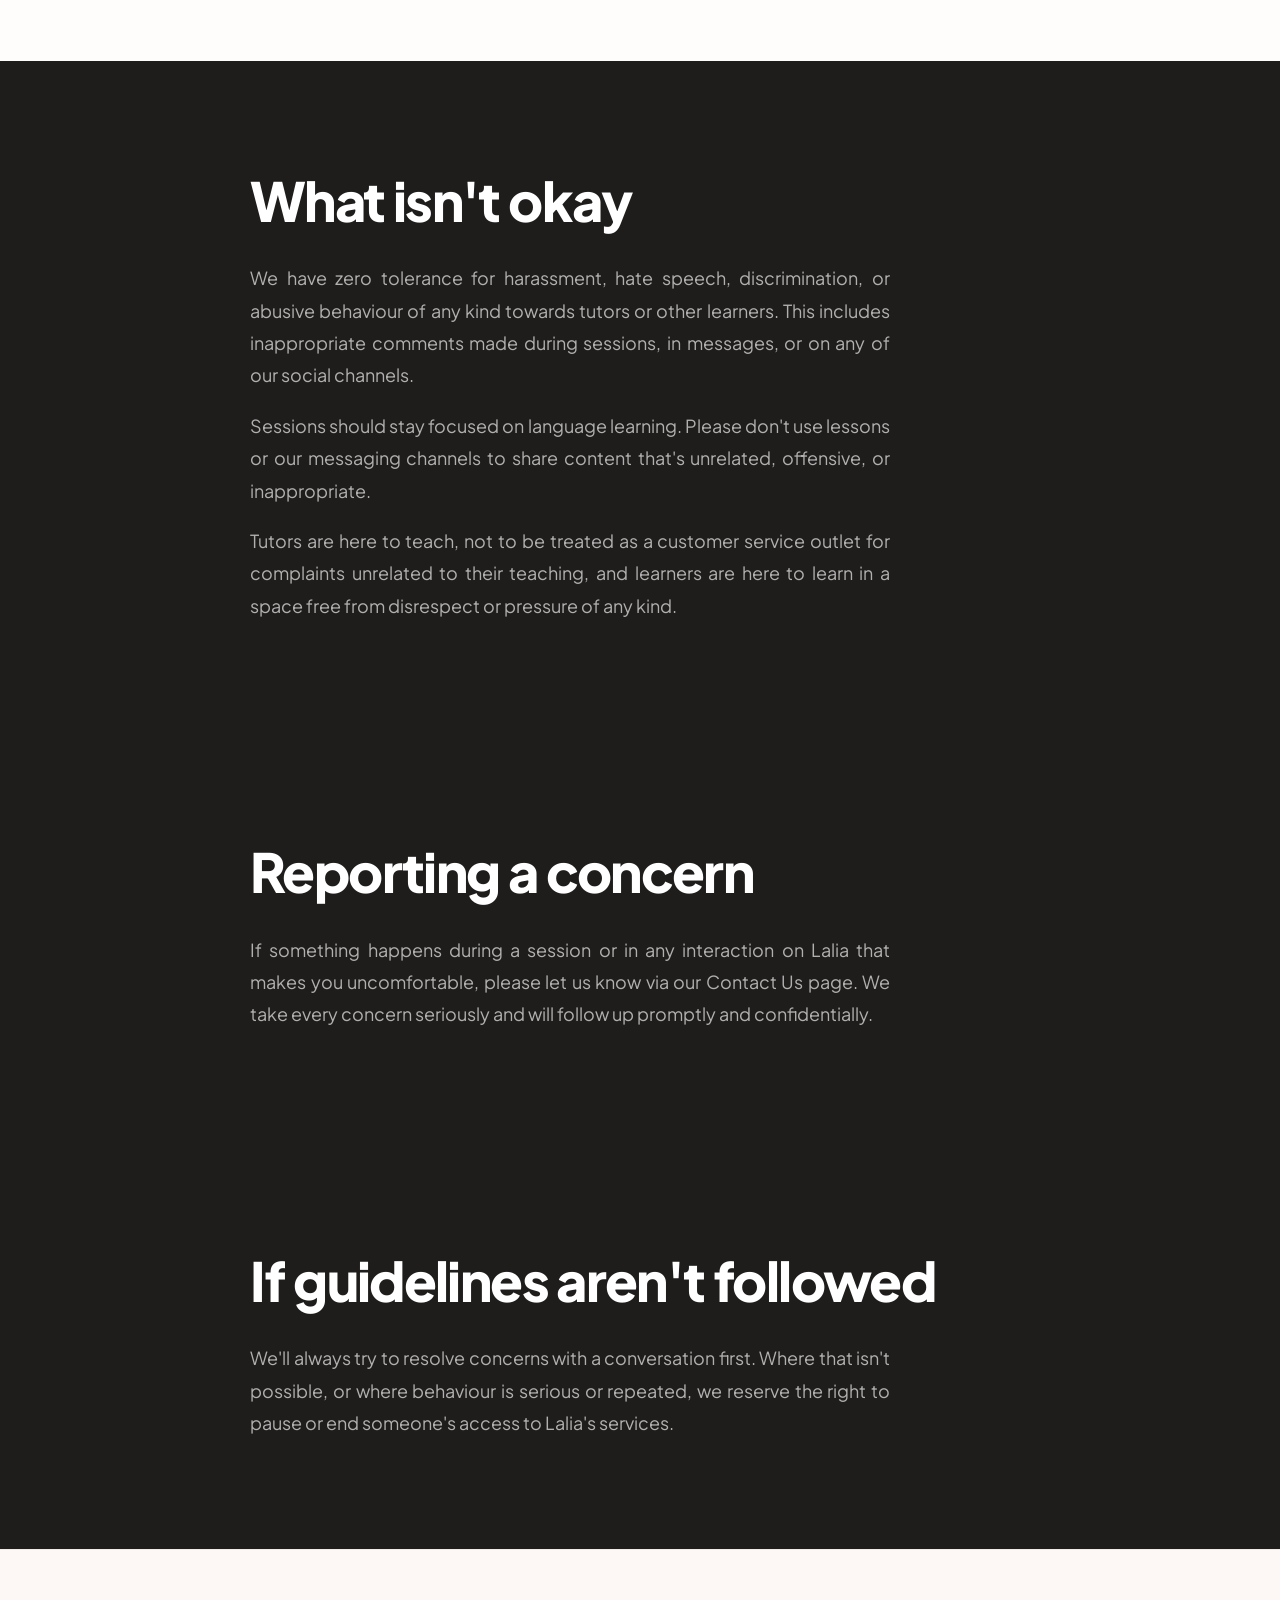
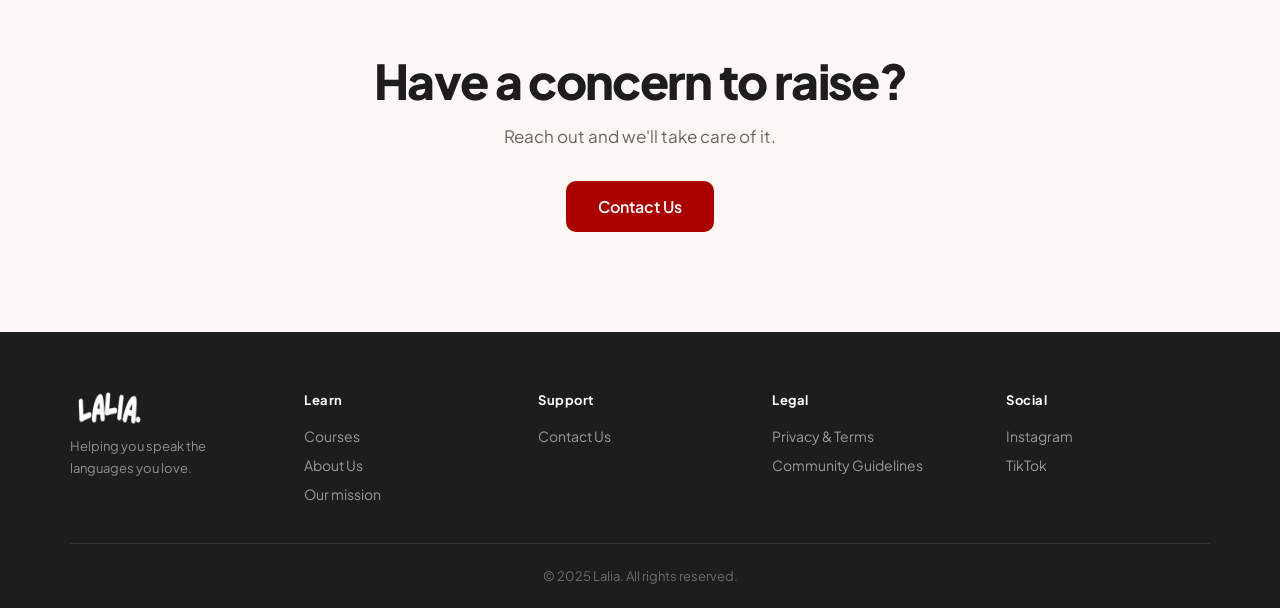
<file: community-guidelines.html>
<!DOCTYPE html>
<html lang="en">
<head>
    <meta charset="UTF-8">
    <meta name="viewport" content="width=device-width, initial-scale=1.0">
    <link rel="stylesheet" href="style3.css">
    <title>Community Guidelines</title>
    <link rel="icon" type="image/png" href="images/favicon.png">
    <link rel="preconnect" href="https://fonts.googleapis.com">
    <link rel="preconnect" href="https://fonts.gstatic.com" crossorigin>
    <link href="https://fonts.googleapis.com/css2?family=Plus+Jakarta+Sans:ital,wght@0,200..800;1,200..800&display=swap" rel="stylesheet">
</head>
<body>

<header>
    <nav>
        <div class="container">
            <div class="logo"><a href="index.html"><img src="images/lalia red.png" id="logoimage" alt="Lalia"></a></div>

            <input type="checkbox" id="menu-toggle" class="menu-toggle-cb">

            <label for="menu-toggle" class="hamburger-icon">
                <span></span>
                <span></span>
                <span></span>
            </label>

            <ul>
                <li id="coursesbutton"><a href="courses.html"><span>Courses</span></a></li>
                <li id="aboutsbutton"><a href="aboutus.html"><span>About Us</span></a></li>
                <li id="contactbutton"><a href="contactus.html"><span>Contact Us</span></a></li>

                <li class="mobile-book-li"><a href="book.html">Book Now</a></li>
            </ul>
            <div class="leftsidenav">
                <ul>
                    <li id="bookbutton"><a href="book.html">Book Now</a></li>
                </ul>
            </div>
        </div>
    </nav>
</header>

<main>

    <section class="inner-hero">
        <p class="eyebrow">Community</p>
        <h1>Community Guidelines.<br><span class="accent">Learning together, well.</span></h1>
        <p class="inner-hero-sub">Lalia is a space for genuine connection and growth. These guidelines set out what we expect from everyone in our community, learners and tutors alike, so every session feels safe, respectful and encouraging.</p>
    </section>

    <section class="pitch">
        <div class="pitch-inner">
            <h2 class="pitch-heading">Our values</h2>
            <p class="pitch-body">Lalia is built on Christian values of respect, kindness and encouragement. We want every learner to feel welcome, and every tutor to feel supported, regardless of background, ability or where you're starting from in your language journey.</p>
        </div>
    </section>

    <section class="blocks">
        <div class="blocks-header">
            <p class="eyebrow">What we ask of you</p>
            <h2>Being part of our community</h2>
            <p class="blocks-sub">A few simple expectations that keep Lalia a good place to learn.</p>
        </div>
        <div class="principles">
            <div class="principle">
                <span class="principle-num">01</span>
                <h3>Be respectful</h3>
                <p>Treat tutors and fellow learners with courtesy and patience. Everyone learns at a different pace, and that's welcome here.</p>
            </div>
            <div class="principle">
                <span class="principle-num">02</span>
                <h3>Be reliable</h3>
                <p>Turn up on time for booked sessions, and give as much notice as you can if you need to cancel or reschedule.</p>
            </div>
            <div class="principle">
                <span class="principle-num">03</span>
                <h3>Be honest and engaged</h3>
                <p>Come ready to participate. Language learning works best when you show up, ask questions and give it a real go.</p>
            </div>
        </div>
    </section>

    <section class="pitch">
        <div class="pitch-inner">
            <h2 class="pitch-heading">What isn't okay</h2>
            <p class="pitch-body">We have zero tolerance for harassment, hate speech, discrimination, or abusive behaviour of any kind towards tutors or other learners. This includes inappropriate comments made during sessions, in messages, or on any of our social channels.</p>
            <p class="pitch-body">Sessions should stay focused on language learning. Please don't use lessons or our messaging channels to share content that's unrelated, offensive, or inappropriate.</p>
            <p class="pitch-body">Tutors are here to teach, not to be treated as a customer service outlet for complaints unrelated to their teaching, and learners are here to learn in a space free from disrespect or pressure of any kind.</p>
        </div>
    </section>

    <section class="pitch">
        <div class="pitch-inner">
            <h2 class="pitch-heading">Reporting a concern</h2>
            <p class="pitch-body">If something happens during a session or in any interaction on Lalia that makes you uncomfortable, please let us know via our Contact Us page. We take every concern seriously and will follow up promptly and confidentially.</p>
        </div>
    </section>

    <section class="pitch">
        <div class="pitch-inner">
            <h2 class="pitch-heading">If guidelines aren't followed</h2>
            <p class="pitch-body">We'll always try to resolve concerns with a conversation first. Where that isn't possible, or where behaviour is serious or repeated, we reserve the right to pause or end someone's access to Lalia's services.</p>
        </div>
    </section>

    <section class="closing-cta">
        <h2>Have a concern to raise?</h2>
        <p>Reach out and we'll take care of it.</p>
        <a href="contactus.html" class="btn-solid">Contact Us</a>
    </section>

</main>

<footer>
    <div class="footer-content">
        <div class="footer-column">
            <img src="images/login_white.png" alt="Lalia" class="footer-logo">
            <p class="footer-tagline">Helping you speak the languages you love.</p>
        </div>
        <div class="footer-column">
            <h4>Learn</h4>
            <a href="courses.html">Courses</a>
            <a href="aboutus.html">About Us</a>
            <a href="aboutus.html">Our mission</a>
        </div>
        <div class="footer-column">
            <h4>Support</h4>
            <a href="contactus.html">Contact Us</a>

        </div>
        <div class="footer-column">
            <h4>Legal</h4>
            <a href="privacy-terms.html">Privacy &amp; Terms</a>
            <a href="community-guidelines.html">Community Guidelines</a>
        </div>
        <div class="footer-column">
            <h4>Social</h4>
            <a href="https://www.instagram.com/lalia.learning?stkn=MTJqZTRlbWR6ZGVwOA==" target="_blank">Instagram</a>
            <a href="https://www.tiktok.com/@lalia.learning" target="_blank">TikTok</a>
        </div>
    </div>
    <div class="footer-bottom"><p>© 2025 Lalia. All rights reserved.</p></div>
</footer>

</body>
</html>
</file>
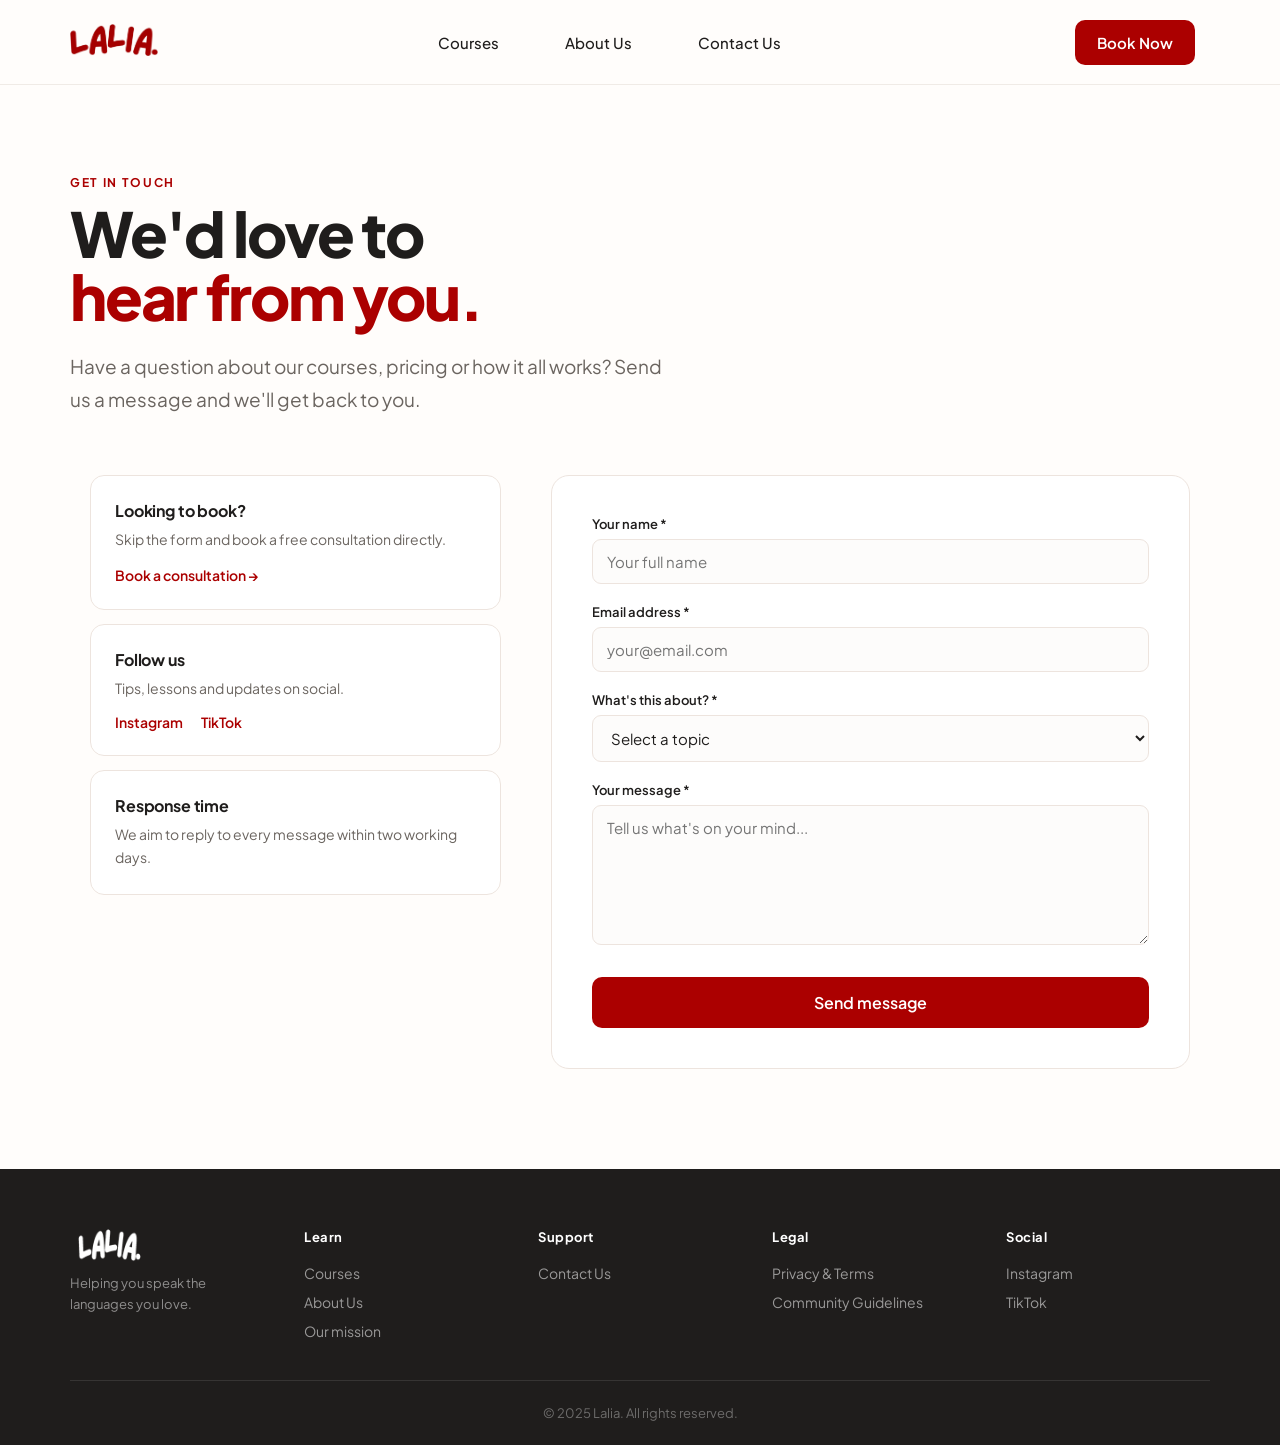
<file: contactus.html>
<!DOCTYPE html>
<html lang="en">
<head>
    <meta charset="UTF-8">
    <meta name="viewport" content="width=device-width, initial-scale=1.0">
    <link rel="stylesheet" href="style3.css">
    <title>Contact Us</title>
    <link rel="icon" type="image/png" href="images/favicon.png">
    <link rel="preconnect" href="https://fonts.googleapis.com">
    <link rel="preconnect" href="https://fonts.gstatic.com" crossorigin>
    <link href="https://fonts.googleapis.com/css2?family=Plus+Jakarta+Sans:ital,wght@0,200..800;1,200..800&display=swap" rel="stylesheet">
</head>
<body>

<header>
    <nav>
        <div class="container">
            <div class="logo"><a href="index.html"><img src="images/lalia red.png" id="logoimage" alt="Lalia"></a></div>

            <input type="checkbox" id="menu-toggle" class="menu-toggle-cb">

            <label for="menu-toggle" class="hamburger-icon">
                <span></span>
                <span></span>
                <span></span>
            </label>

            <ul>
                <li id="coursesbutton"><a href="courses.html"><span>Courses</span></a></li>
                <li id="aboutsbutton"><a href="aboutus.html"><span>About Us</span></a></li>
                <li id="contactbutton"><a href="contactus.html"><span>Contact Us</span></a></li>

                <li class="mobile-book-li"><a href="book.html">Book Now</a></li>
            </ul>
            <div class="leftsidenav">
                <ul>
                    <li id="bookbutton"><a href="book.html">Book Now</a></li>
                </ul>
            </div>
        </div>
    </nav>
</header>

<main>

    <section class="inner-hero">
        <p class="eyebrow">Get in touch</p>
        <h1>We'd love to<br><span class="accent">hear from you.</span></h1>
        <p class="inner-hero-sub">Have a question about our courses, pricing or how it all works? Send us a message and we'll get back to you.</p>
    </section>

    <section class="split-layout">
        <div class="split-left">
            <div class="side-card">
                <h4>Looking to book?</h4>
                <p>Skip the form and book a free consultation directly.</p>
                <a href="book.html" class="contact-link">Book a consultation →</a>
            </div>
            <div class="side-card">
                <h4>Follow us</h4>
                <p>Tips, lessons and updates on social.</p>
                <div class="social-links">
                    <a href="https://www.instagram.com/lalia.learning?stkn=MTJqZTRlbWR6ZGVwOA==" target="_blank">Instagram</a>
                    <a href="https://www.tiktok.com/@lalia.learning" target="_blank">TikTok</a>
                </div>
            </div>
            <div class="side-card">
                <h4>Response time</h4>
                <p>We aim to reply to every message within two working days.</p>
            </div>
        </div>

        <div class="split-right">
    <!-- FIXED: Added id="contactForm" so the background script can lock onto it -->
    <form id="contactForm" action="https://formspree.io/f/mvkgkzbw" method="POST">
        <div class="form-group">
            <label for="name">Your name *</label>
            <input type="text" id="name" name="name" placeholder="Your full name" required>
        </div>
        <div class="form-group">
            <label for="email">Email address *</label>
            <input type="email" id="email" name="email" placeholder="your@email.com" required>
        </div>
        <div class="form-group">
            <label for="subject">What's this about? *</label>
            <select id="subject" name="subject" required>
                <option value="">Select a topic</option>
                <option value="Course enquiry">Course enquiry</option>
                <option value="Pricing question">Pricing question</option>
                <option value="Becoming a tutor">Becoming a tutor</option>
                <option value="Technical issue">Technical issue</option>
                <option value="Something else">Something else</option>
            </select>
        </div>
        <div class="form-group">
            <label for="message">Your message *</label>
            <textarea id="message" name="message" rows="6" placeholder="Tell us what's on your mind..." required></textarea>
        </div>
        <button type="submit" class="btn-submit">Send message</button>
    </form>

    <!-- ADDED: Your clean, custom on-page success banner container -->
    <div id="contactSuccessMessage" class="success-message hidden">
        <div class="success-icon">✓</div>
        <h2>Message Sent!</h2>
        <p>Thank you for reaching out. We have received your query and will get back to you shortly.</p>
    </div>
</div>

<!-- ADDED: The clean background script processing logic to block Formspree redirects -->
<script>
document.getElementById('contactForm').addEventListener('submit', function(e) {
    e.preventDefault();
    const form = e.target;
    const button = form.querySelector('.btn-submit');
    button.textContent = 'Sending...';
    button.disabled = true;

    fetch(form.action, {
        method: 'POST',
        body: new FormData(form),
        headers: { 'Accept': 'application/json' }
    }).then(function(response) {
        if (response.ok) {
            // Hide the form input panel layout seamlessly
            form.classList.add('hidden');
            // Surface your custom message layout container
            document.getElementById('contactSuccessMessage').classList.remove('hidden');
        } else {
            alert('Something went wrong. Please try again or email us directly.');
            button.textContent = 'Send message';
            button.disabled = false;
        }
    }).catch(function() {
        alert('Something went wrong. Please try again or email us directly.');
        button.textContent = 'Send message';
        button.disabled = false;
    });
});
</script>
    </section>

</main>

<footer>
    <div class="footer-content">
        <div class="footer-column">
            <img src="images/login_white.png" alt="Lalia" class="footer-logo">
            <p class="footer-tagline">Helping you speak the languages you love.</p>
        </div>
        <div class="footer-column">
            <h4>Learn</h4>
            <a href="courses.html">Courses</a>
            <a href="aboutus.html">About Us</a>
            <a href="aboutus.html">Our mission</a>
        </div>
        <div class="footer-column">
            <h4>Support</h4>
            <a href="contactus.html">Contact Us</a>

        </div>
        <div class="footer-column">
            <h4>Legal</h4>
            <a href="privacy-terms.html">Privacy &amp; Terms</a>
            <a href="community-guidelines.html">Community Guidelines</a>
        </div>
        <div class="footer-column">
            <h4>Social</h4>
            <a href="https://www.instagram.com/lalia.learning?stkn=MTJqZTRlbWR6ZGVwOA==" target="_blank">Instagram</a>
            <a href="https://www.tiktok.com/@lalia.learning" target="_blank">TikTok</a>
        </div>
    </div>
    <div class="footer-bottom"><p>© 2025 Lalia. All rights reserved.</p></div>
</footer>

</body>
</html>
</file>
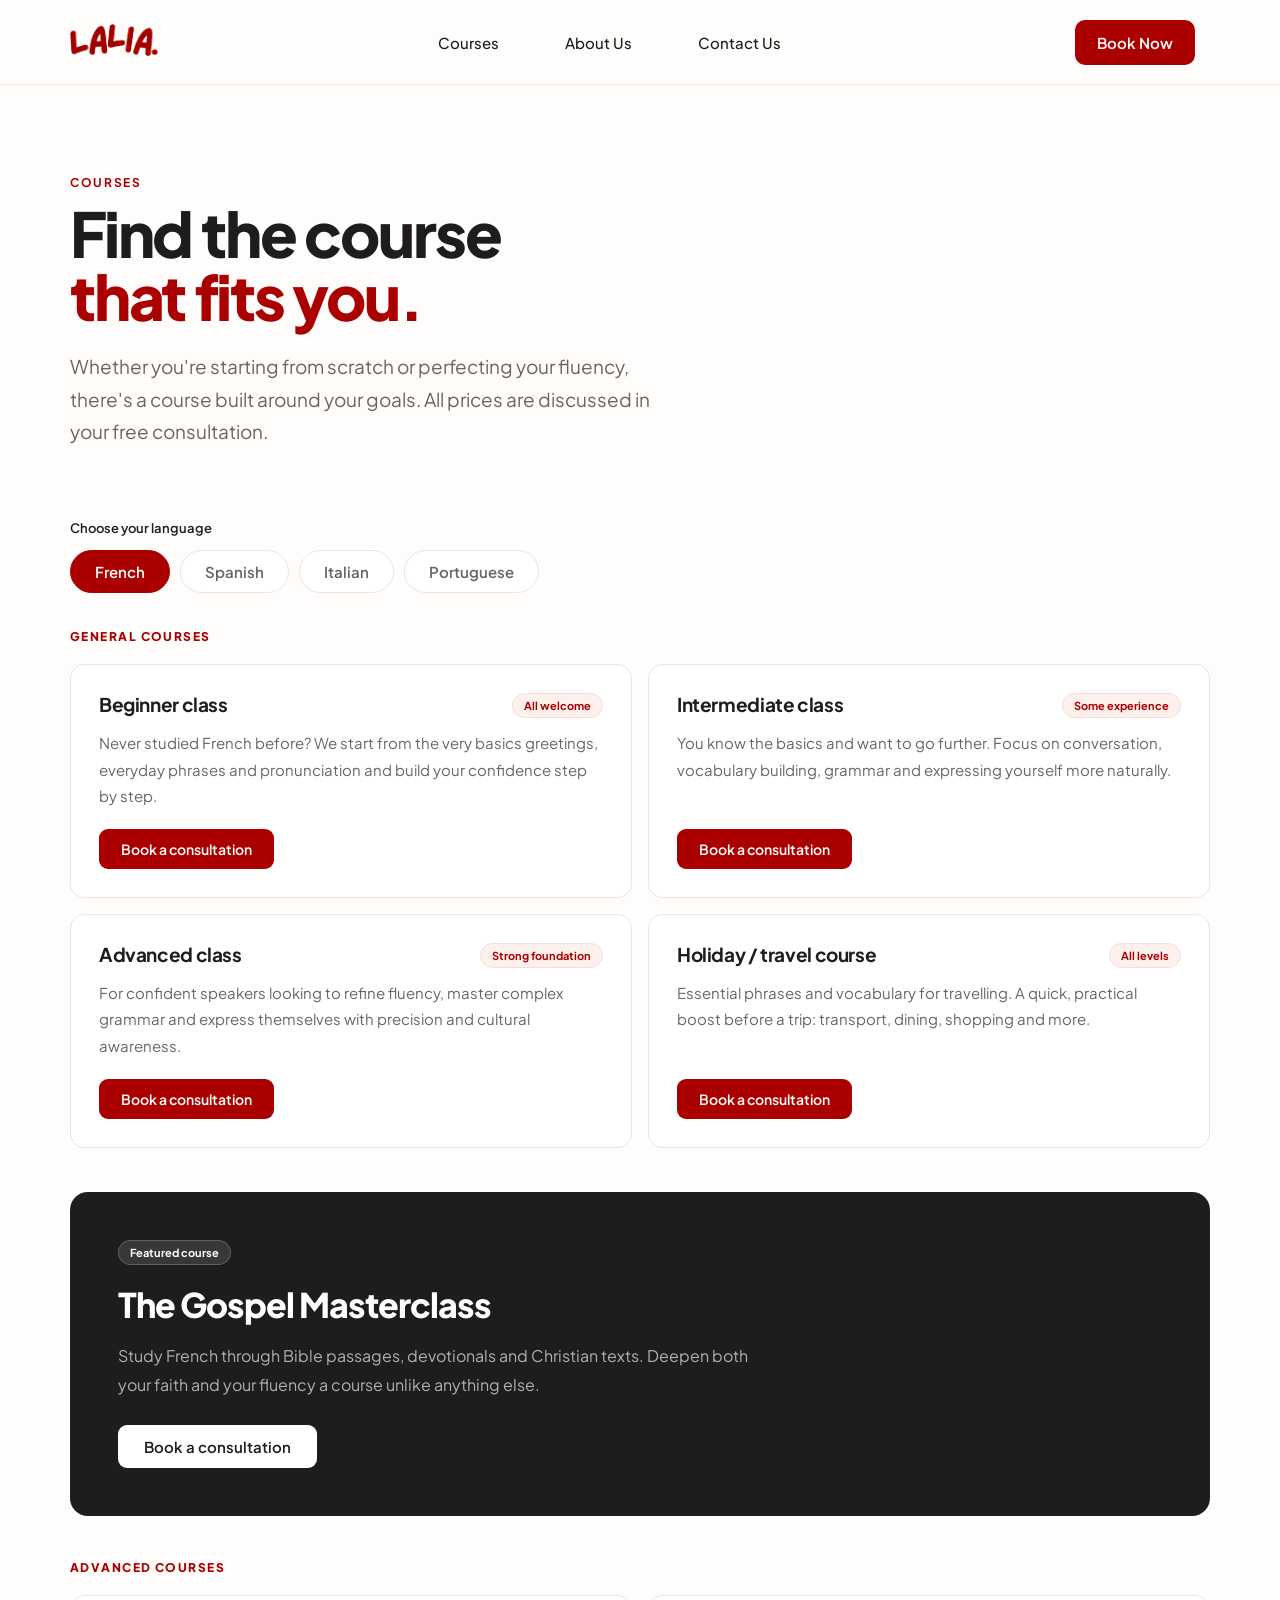
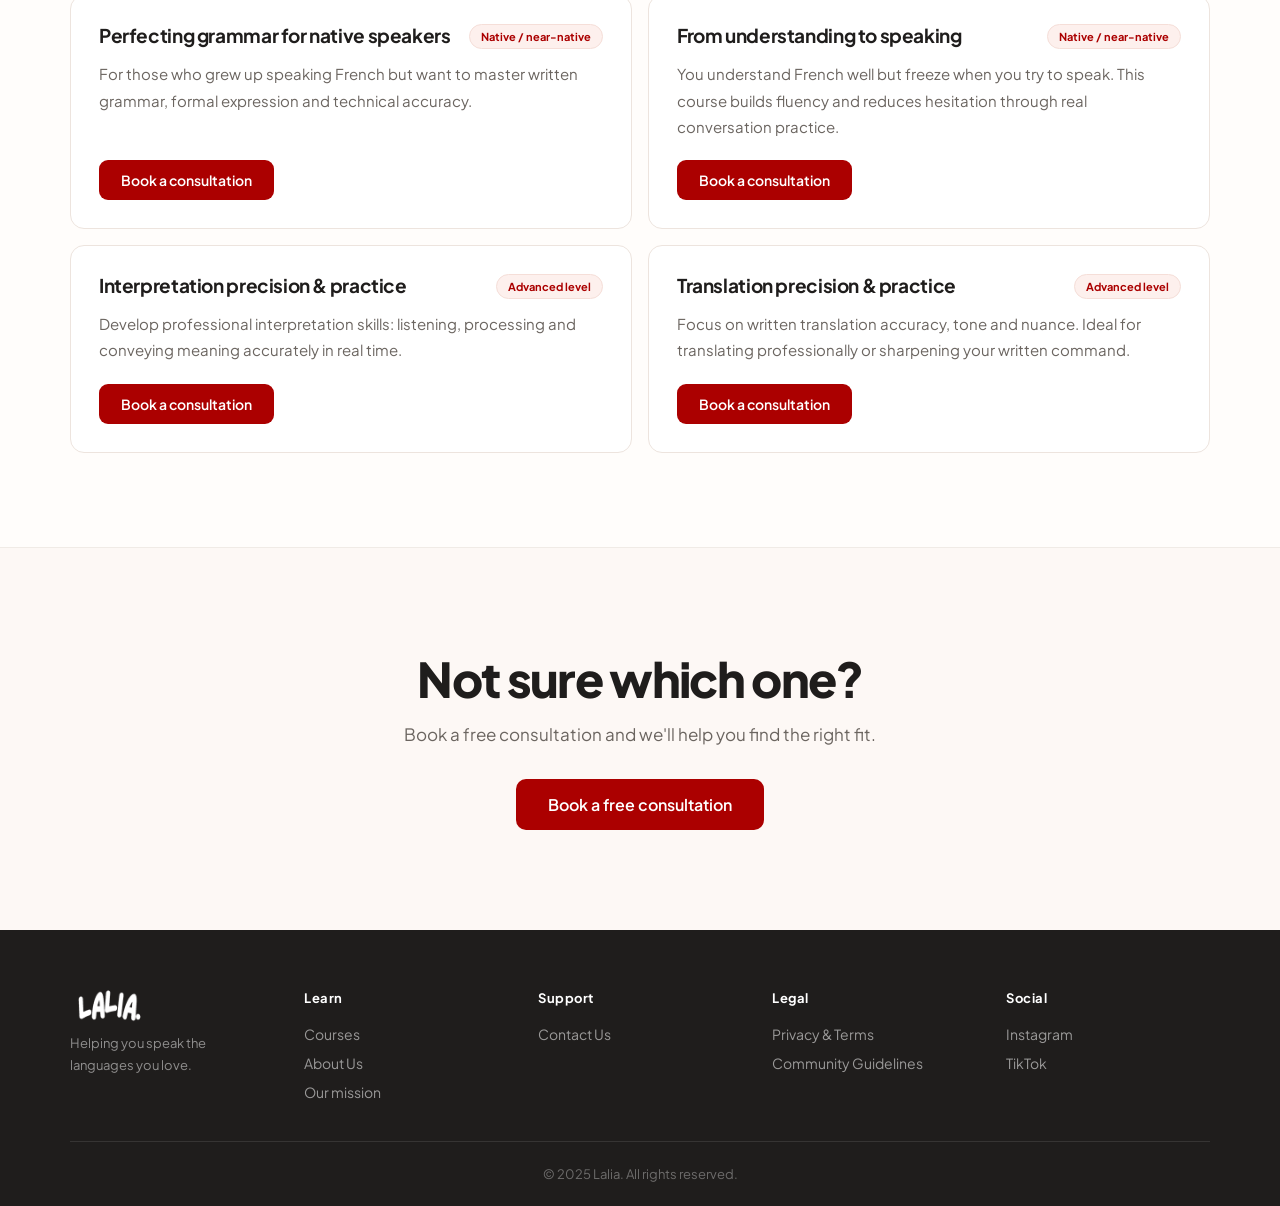
<file: courses.html>
<!DOCTYPE html>
<html lang="en">
<head>
    <meta charset="UTF-8">
    <meta name="viewport" content="width=device-width, initial-scale=1.0">
    <link rel="stylesheet" href="style3.css">
    <title>Courses</title>
    <link rel="icon" type="image/png" href="images/favicon.png">
    <link rel="preconnect" href="https://fonts.googleapis.com">
    <link rel="preconnect" href="https://fonts.gstatic.com" crossorigin>
    <link href="https://fonts.googleapis.com/css2?family=Plus+Jakarta+Sans:ital,wght@0,200..800;1,200..800&display=swap" rel="stylesheet">
</head>
<body>

<header>
    <nav>
        <div class="container">
            <div class="logo"><a href="index.html"><img src="images/lalia red.png" id="logoimage" alt="Lalia"></a></div>

            <input type="checkbox" id="menu-toggle" class="menu-toggle-cb">

            <label for="menu-toggle" class="hamburger-icon">
                <span></span>
                <span></span>
                <span></span>
            </label>

            <ul>
                <li id="coursesbutton"><a href="courses.html"><span>Courses</span></a></li>
                <li id="aboutsbutton"><a href="aboutus.html"><span>About Us</span></a></li>
                <li id="contactbutton"><a href="contactus.html"><span>Contact Us</span></a></li>

                <li class="mobile-book-li"><a href="book.html">Book Now</a></li>
            </ul>
            <div class="leftsidenav">
                <ul>
                    <li id="bookbutton"><a href="book.html">Book Now</a></li>
                </ul>
            </div>
        </div>
    </nav>
</header>

<main>

    <section class="inner-hero">
        <p class="eyebrow">Courses</p>
        <h1>Find the course<br><span class="accent">that fits you.</span></h1>
        <p class="inner-hero-sub">Whether you're starting from scratch or perfecting your fluency, there's a course built around your goals. All prices are discussed in your free consultation.</p>
    </section>

    <section class="language-selector">
        <p>Choose your language</p>
        <div class="lang-tabs">
            <button class="lang-tab active" onclick="showLanguage('french', this)">French</button>
            <button class="lang-tab" onclick="showLanguage('spanish', this)">Spanish</button>
            <button class="lang-tab" onclick="showLanguage('italian', this)">Italian</button>
            <button class="lang-tab" onclick="showLanguage('portuguese', this)">Portuguese</button>
        </div>
    </section>

    <div class="courses-content">

        <!-- FRENCH -->
        <div class="courses-group" id="french">
            <div class="courses-section">
                <h2 class="courses-section-title">General courses</h2>
                <div class="course-cards">
                    <div class="course-card">
                        <div class="course-card-top">
                            <h3>Beginner class</h3>
                            <span class="course-tag">All welcome</span>
                        </div>
                        <p>Never studied French before? We start from the very basics greetings, everyday phrases and pronunciation and build your confidence step by step.</p>
                        <a href="book.html" class="course-btn">Book a consultation</a>
                    </div>
                    <div class="course-card">
                        <div class="course-card-top">
                            <h3>Intermediate class</h3>
                            <span class="course-tag">Some experience</span>
                        </div>
                        <p>You know the basics and want to go further. Focus on conversation, vocabulary building, grammar and expressing yourself more naturally.</p>
                        <a href="book.html" class="course-btn">Book a consultation</a>
                    </div>
                    <div class="course-card">
                        <div class="course-card-top">
                            <h3>Advanced class</h3>
                            <span class="course-tag">Strong foundation</span>
                        </div>
                        <p>For confident speakers looking to refine fluency, master complex grammar and express themselves with precision and cultural awareness.</p>
                        <a href="book.html" class="course-btn">Book a consultation</a>
                    </div>
                    <div class="course-card">
                        <div class="course-card-top">
                            <h3>Holiday / travel course</h3>
                            <span class="course-tag">All levels</span>
                        </div>
                        <p>Essential phrases and vocabulary for travelling. A quick, practical boost before a trip: transport, dining, shopping and more.</p>
                        <a href="book.html" class="course-btn">Book a consultation</a>
                    </div>
                </div>
            </div>

            <div class="gospel-section">
                <div class="gospel-text">
                    <span class="course-tag gospel-tag">Featured course</span>
                    <h2>The Gospel Masterclass</h2>
                    <p>Study French through Bible passages, devotionals and Christian texts. Deepen both your faith and your fluency a course unlike anything else.</p>
                    <a href="book.html" class="course-btn-light">Book a consultation</a>
                </div>
            </div>

            <div class="courses-section">
                <h2 class="courses-section-title">Advanced courses</h2>
                <div class="course-cards">
                    <div class="course-card">
                        <div class="course-card-top">
                            <h3>Perfecting grammar for native speakers</h3>
                            <span class="course-tag">Native / near-native</span>
                        </div>
                        <p>For those who grew up speaking French but want to master written grammar, formal expression and technical accuracy.</p>
                        <a href="book.html" class="course-btn">Book a consultation</a>
                    </div>
                    <div class="course-card">
                        <div class="course-card-top">
                            <h3>From understanding to speaking</h3>
                            <span class="course-tag">Native / near-native</span>
                        </div>
                        <p>You understand French well but freeze when you try to speak. This course builds fluency and reduces hesitation through real conversation practice.</p>
                        <a href="book.html" class="course-btn">Book a consultation</a>
                    </div>
                    <div class="course-card">
                        <div class="course-card-top">
                            <h3>Interpretation precision &amp; practice</h3>
                            <span class="course-tag">Advanced level</span>
                        </div>
                        <p>Develop professional interpretation skills: listening, processing and conveying meaning accurately in real time.</p>
                        <a href="book.html" class="course-btn">Book a consultation</a>
                    </div>
                    <div class="course-card">
                        <div class="course-card-top">
                            <h3>Translation precision &amp; practice</h3>
                            <span class="course-tag">Advanced level</span>
                        </div>
                        <p>Focus on written translation accuracy, tone and nuance. Ideal for translating professionally or sharpening your written command.</p>
                        <a href="book.html" class="course-btn">Book a consultation</a>
                    </div>
                </div>
            </div>
        </div>

        <!-- SPANISH -->
        <div class="courses-group hidden" id="spanish">
            <div class="courses-section">
                <h2 class="courses-section-title">General courses</h2>
                <div class="course-cards">
                    <div class="course-card">
                        <div class="course-card-top">
                            <h3>Beginner class</h3>
                            <span class="course-tag">All welcome</span>
                        </div>
                        <p>Never studied Spanish before? We start from the very basics greetings, everyday phrases and pronunciation and build your confidence step by step.</p>
                        <a href="book.html" class="course-btn">Book a consultation</a>
                    </div>
                    <div class="course-card">
                        <div class="course-card-top">
                            <h3>Intermediate class</h3>
                            <span class="course-tag">Some experience</span>
                        </div>
                        <p>You know the basics and want to go further. Focus on conversation, vocabulary building, grammar and expressing yourself more naturally.</p>
                        <a href="book.html" class="course-btn">Book a consultation</a>
                    </div>
                    <div class="course-card">
                        <div class="course-card-top">
                            <h3>Advanced class</h3>
                            <span class="course-tag">Strong foundation</span>
                        </div>
                        <p>For confident speakers looking to refine fluency, master complex grammar and express themselves with precision and cultural awareness.</p>
                        <a href="book.html" class="course-btn">Book a consultation</a>
                    </div>
                    <div class="course-card">
                        <div class="course-card-top">
                            <h3>Holiday / travel course</h3>
                            <span class="course-tag">All levels</span>
                        </div>
                        <p>Essential phrases and vocabulary for travelling. A quick, practical boost before a trip — transport, dining, shopping and more.</p>
                        <a href="book.html" class="course-btn">Book a consultation</a>
                    </div>
                </div>
            </div>

            <div class="gospel-section">
                <div class="gospel-text">
                    <span class="course-tag gospel-tag">Featured course</span>
                    <h2>The Gospel Masterclass</h2>
                    <p>Study Spanish through Bible passages, devotionals and Christian texts. Deepen both your faith and your fluency a course unlike anything else.</p>
                    <a href="book.html" class="course-btn-light">Book a consultation</a>
                </div>
            </div>

            <div class="courses-section">
                <h2 class="courses-section-title">Advanced courses</h2>
                <div class="course-cards">
                    <div class="course-card">
                        <div class="course-card-top">
                            <h3>Perfecting grammar for native speakers</h3>
                            <span class="course-tag">Native / near-native</span>
                        </div>
                        <p>For those who grew up speaking Spanish but want to master written grammar, formal expression and technical accuracy.</p>
                        <a href="book.html" class="course-btn">Book a consultation</a>
                    </div>
                    <div class="course-card">
                        <div class="course-card-top">
                            <h3>From understanding to speaking</h3>
                            <span class="course-tag">Native / near-native</span>
                        </div>
                        <p>You understand Spanish well but freeze when you try to speak. This course builds fluency and reduces hesitation through real conversation practice.</p>
                        <a href="book.html" class="course-btn">Book a consultation</a>
                    </div>
                    <div class="course-card">
                        <div class="course-card-top">
                            <h3>Interpretation precision &amp; practice</h3>
                            <span class="course-tag">Advanced level</span>
                        </div>
                        <p>Develop professional interpretation skills: listening, processing and conveying meaning accurately in real time.</p>
                        <a href="book.html" class="course-btn">Book a consultation</a>
                    </div>
                    <div class="course-card">
                        <div class="course-card-top">
                            <h3>Translation precision &amp; practice</h3>
                            <span class="course-tag">Advanced level</span>
                        </div>
                        <p>Focus on written translation accuracy, tone and nuance. Ideal for translating professionally or sharpening your written command.</p>
                        <a href="book.html" class="course-btn">Book a consultation</a>
                    </div>
                </div>
            </div>
        </div>

        <!-- ITALIAN -->
        <div class="courses-group hidden" id="italian">
            <div class="courses-section">
                <h2 class="courses-section-title">General courses</h2>
                <div class="course-cards">
                    <div class="course-card">
                        <div class="course-card-top">
                            <h3>Beginner class</h3>
                            <span class="course-tag">All welcome</span>
                        </div>
                        <p>Never studied Italian before? We start from the very basics greetings, everyday phrases and pronunciation and build your confidence step by step.</p>
                        <a href="book.html" class="course-btn">Book a consultation</a>
                    </div>
                    <div class="course-card">
                        <div class="course-card-top">
                            <h3>Intermediate class</h3>
                            <span class="course-tag">Some experience</span>
                        </div>
                        <p>You know the basics and want to go further. Focus on conversation, vocabulary building, grammar and expressing yourself more naturally.</p>
                        <a href="book.html" class="course-btn">Book a consultation</a>
                    </div>
                    <div class="course-card">
                        <div class="course-card-top">
                            <h3>Advanced class</h3>
                            <span class="course-tag">Strong foundation</span>
                        </div>
                        <p>For confident speakers looking to refine fluency, master complex grammar and express themselves with precision and cultural awareness.</p>
                        <a href="book.html" class="course-btn">Book a consultation</a>
                    </div>
                    <div class="course-card">
                        <div class="course-card-top">
                            <h3>Holiday / travel course</h3>
                            <span class="course-tag">All levels</span>
                        </div>
                        <p>Essential phrases and vocabulary for travelling. A quick, practical boost before a trip transport, dining, shopping and more.</p>
                        <a href="book.html" class="course-btn">Book a consultation</a>
                    </div>
                </div>
            </div>

            <div class="gospel-section">
                <div class="gospel-text">
                    <span class="course-tag gospel-tag">Featured course</span>
                    <h2>The Gospel Masterclass</h2>
                    <p>Study Italian through Bible passages, devotionals and Christian texts. Deepen both your faith and your fluency a course unlike anything else.</p>
                    <a href="book.html" class="course-btn-light">Book a consultation</a>
                </div>
            </div>

            <div class="courses-section">
                <h2 class="courses-section-title">Advanced courses</h2>
                <div class="course-cards">
                    <div class="course-card">
                        <div class="course-card-top">
                            <h3>Perfecting grammar for native speakers</h3>
                            <span class="course-tag">Native / near-native</span>
                        </div>
                        <p>For those who grew up speaking Italian but want to master written grammar, formal expression and technical accuracy.</p>
                        <a href="book.html" class="course-btn">Book a consultation</a>
                    </div>
                    <div class="course-card">
                        <div class="course-card-top">
                            <h3>From understanding to speaking</h3>
                            <span class="course-tag">Native / near-native</span>
                        </div>
                        <p>You understand Italian well but freeze when you try to speak. This course builds fluency and reduces hesitation through real conversation practice.</p>
                        <a href="book.html" class="course-btn">Book a consultation</a>
                    </div>
                    <div class="course-card">
                        <div class="course-card-top">
                            <h3>Interpretation precision &amp; practice</h3>
                            <span class="course-tag">Advanced level</span>
                        </div>
                        <p>Develop professional interpretation skills: listening, processing and conveying meaning accurately in real time.</p>
                        <a href="book.html" class="course-btn">Book a consultation</a>
                    </div>
                    <div class="course-card">
                        <div class="course-card-top">
                            <h3>Translation precision &amp; practice</h3>
                            <span class="course-tag">Advanced level</span>
                        </div>
                        <p>Focus on written translation accuracy, tone and nuance. Ideal for translating professionally or sharpening your written command.</p>
                        <a href="book.html" class="course-btn">Book a consultation</a>
                    </div>
                </div>
            </div>
        </div>

        <!-- PORTUGUESE -->
        <div class="courses-group hidden" id="portuguese">
            <div class="courses-section">
                <h2 class="courses-section-title">General courses</h2>
                <div class="course-cards">
                    <div class="course-card">
                        <div class="course-card-top">
                            <h3>Beginner class</h3>
                            <span class="course-tag">All welcome</span>
                        </div>
                        <p>Never studied Portuguese before? We start from the very basics greetings, everyday phrases and pronunciation and build your confidence step by step.</p>
                        <a href="book.html" class="course-btn">Book a consultation</a>
                    </div>
                    <div class="course-card">
                        <div class="course-card-top">
                            <h3>Intermediate class</h3>
                            <span class="course-tag">Some experience</span>
                        </div>
                        <p>You know the basics and want to go further. Focus on conversation, vocabulary building, grammar and expressing yourself more naturally.</p>
                        <a href="book.html" class="course-btn">Book a consultation</a>
                    </div>
                    <div class="course-card">
                        <div class="course-card-top">
                            <h3>Advanced class</h3>
                            <span class="course-tag">Strong foundation</span>
                        </div>
                        <p>For confident speakers looking to refine fluency, master complex grammar and express themselves with precision and cultural awareness.</p>
                        <a href="book.html" class="course-btn">Book a consultation</a>
                    </div>
                    <div class="course-card">
                        <div class="course-card-top">
                            <h3>Holiday / travel course</h3>
                            <span class="course-tag">All levels</span>
                        </div>
                        <p>Essential phrases and vocabulary for travelling. A quick, practical boost before a trip, transport, dining, shopping and more.</p>
                        <a href="book.html" class="course-btn">Book a consultation</a>
                    </div>
                </div>
            </div>

            <div class="gospel-section">
                <div class="gospel-text">
                    <span class="course-tag gospel-tag">Featured course</span>
                    <h2>The Gospel Masterclass</h2>
                    <p>Study Portuguese through Bible passages, devotionals and Christian texts. Deepen both your faith and your fluency — a course unlike anything else.</p>
                    <a href="book.html" class="course-btn-light">Book a consultation</a>
                </div>
            </div>

            <div class="courses-section">
                <h2 class="courses-section-title">Advanced courses</h2>
                <div class="course-cards">
                    <div class="course-card">
                        <div class="course-card-top">
                            <h3>Perfecting grammar for native speakers</h3>
                            <span class="course-tag">Native / near-native</span>
                        </div>
                        <p>For those who grew up speaking Portuguese but want to master written grammar, formal expression and technical accuracy.</p>
                        <a href="book.html" class="course-btn">Book a consultation</a>
                    </div>
                    <div class="course-card">
                        <div class="course-card-top">
                            <h3>From understanding to speaking</h3>
                            <span class="course-tag">Native / near-native</span>
                        </div>
                        <p>You understand Portuguese well but freeze when you try to speak. This course builds fluency and reduces hesitation through real conversation practice.</p>
                        <a href="book.html" class="course-btn">Book a consultation</a>
                    </div>
                    <div class="course-card">
                        <div class="course-card-top">
                            <h3>Interpretation precision &amp; practice</h3>
                            <span class="course-tag">Advanced level</span>
                        </div>
                        <p>Develop professional interpretation skills: listening, processing and conveying meaning accurately in real time.</p>
                        <a href="book.html" class="course-btn">Book a consultation</a>
                    </div>
                    <div class="course-card">
                        <div class="course-card-top">
                            <h3>Translation precision &amp; practice</h3>
                            <span class="course-tag">Advanced level</span>
                        </div>
                        <p>Focus on written translation accuracy, tone and nuance. Ideal for translating professionally or sharpening your written command.</p>
                        <a href="book.html" class="course-btn">Book a consultation</a>
                    </div>
                </div>
            </div>
        </div>

    </div>

    <section class="closing-cta">
        <h2>Not sure which one?</h2>
        <p>Book a free consultation and we'll help you find the right fit.</p>
        <a href="book.html" class="btn-solid">Book a free consultation</a>
    </section>

</main>

<footer>
    <div class="footer-content">
        <div class="footer-column">
            <img src="images/login_white.png" alt="Lalia" class="footer-logo">
            <p class="footer-tagline">Helping you speak the languages you love.</p>
        </div>
        <div class="footer-column">
            <h4>Learn</h4>
            <a href="courses.html">Courses</a>
            <a href="aboutus.html">About Us</a>
            <a href="aboutus.html">Our mission</a>
        </div>
        <div class="footer-column">
            <h4>Support</h4>
            <a href="contactus.html">Contact Us</a>

        </div>
        <div class="footer-column">
            <h4>Legal</h4>
            <a href="privacy-terms.html">Privacy &amp; Terms</a>
            <a href="community-guidelines.html">Community Guidelines</a>
        </div>
        <div class="footer-column">
            <h4>Social</h4>
            <a href="https://www.instagram.com/lalia.learning?stkn=MTJqZTRlbWR6ZGVwOA==" target="_blank">Instagram</a>
            <a href="https://www.tiktok.com/@lalia.learning" target="_blank">TikTok</a>
        </div>
    </div>
    <div class="footer-bottom"><p>© 2025 Lalia. All rights reserved.</p></div>
</footer>

<script>
function showLanguage(lang, clickedButton) {
    document.querySelectorAll('.courses-group').forEach(function(g) {
        g.classList.add('hidden');
    });
    document.querySelectorAll('.lang-tab').forEach(function(t) {
        t.classList.remove('active');
    });
    document.getElementById(lang).classList.remove('hidden');
    clickedButton.classList.add('active');
}
</script>

</body>
</html>
</file>
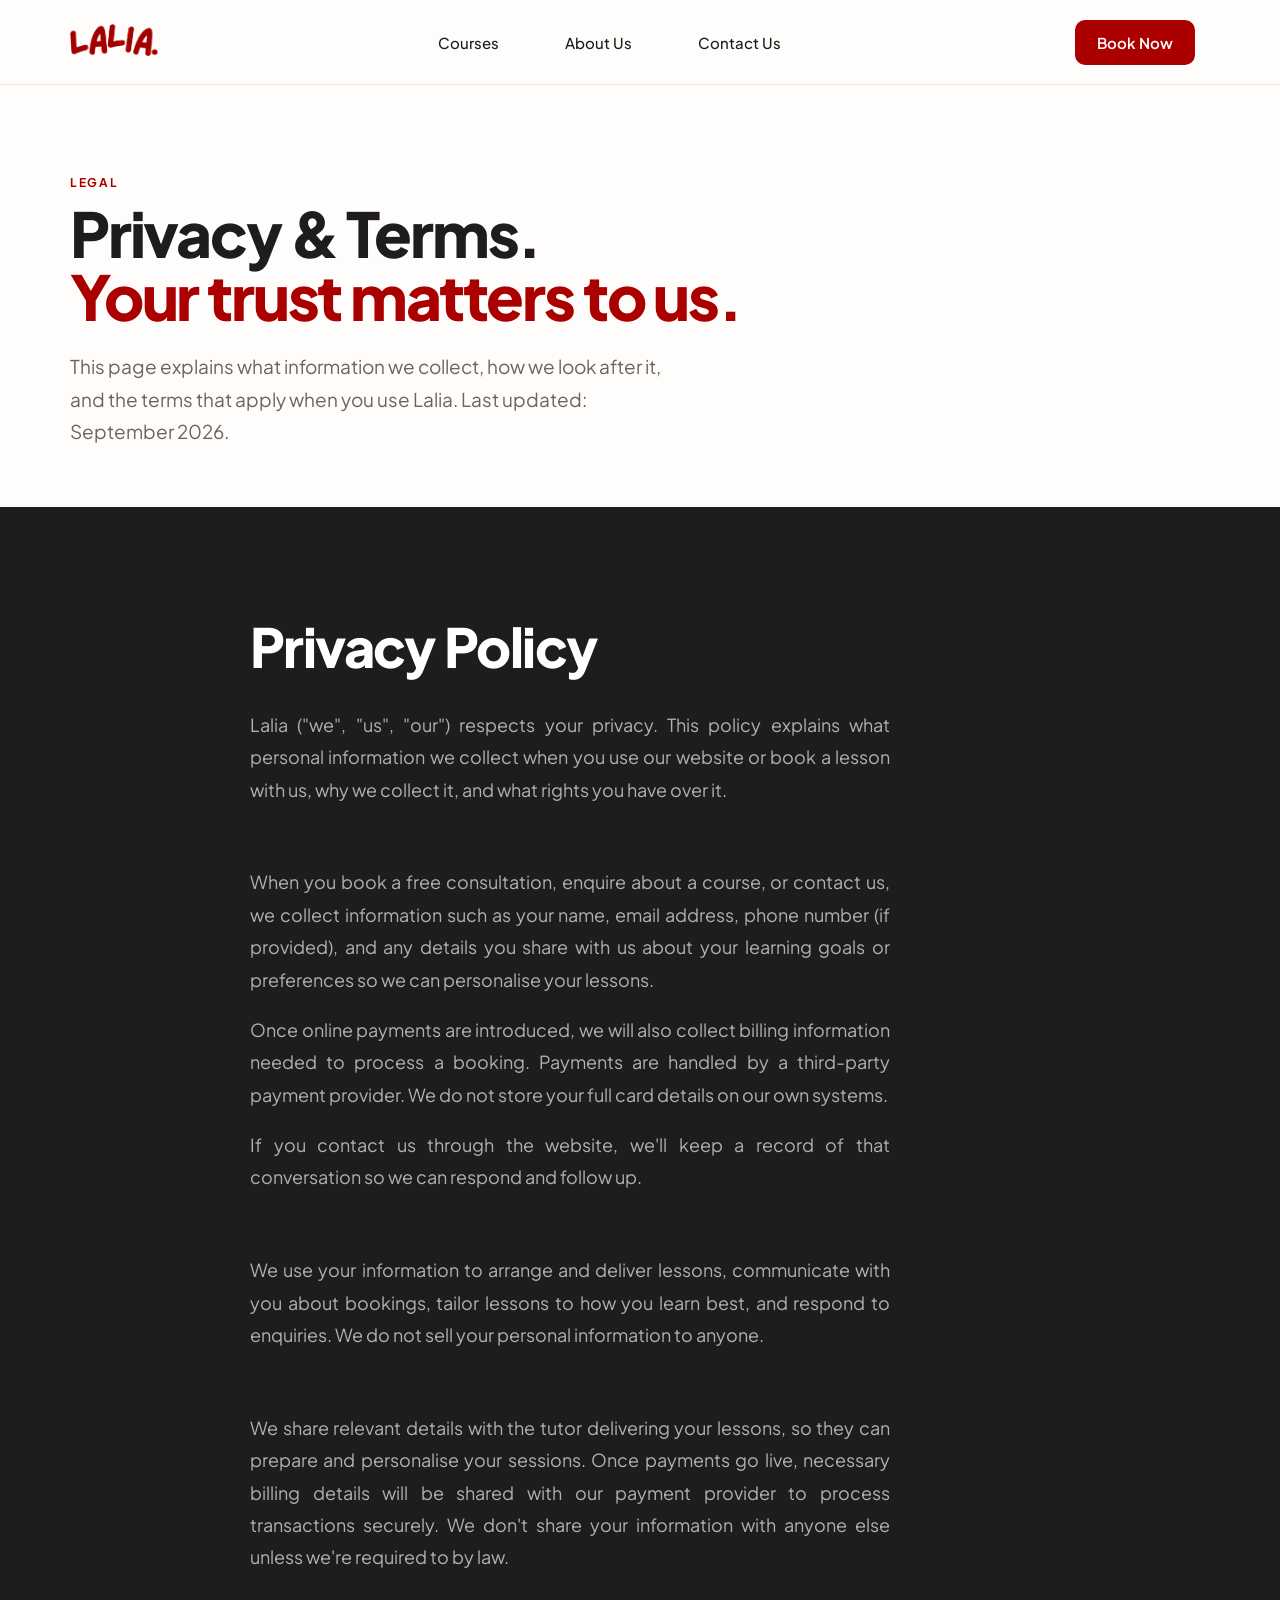
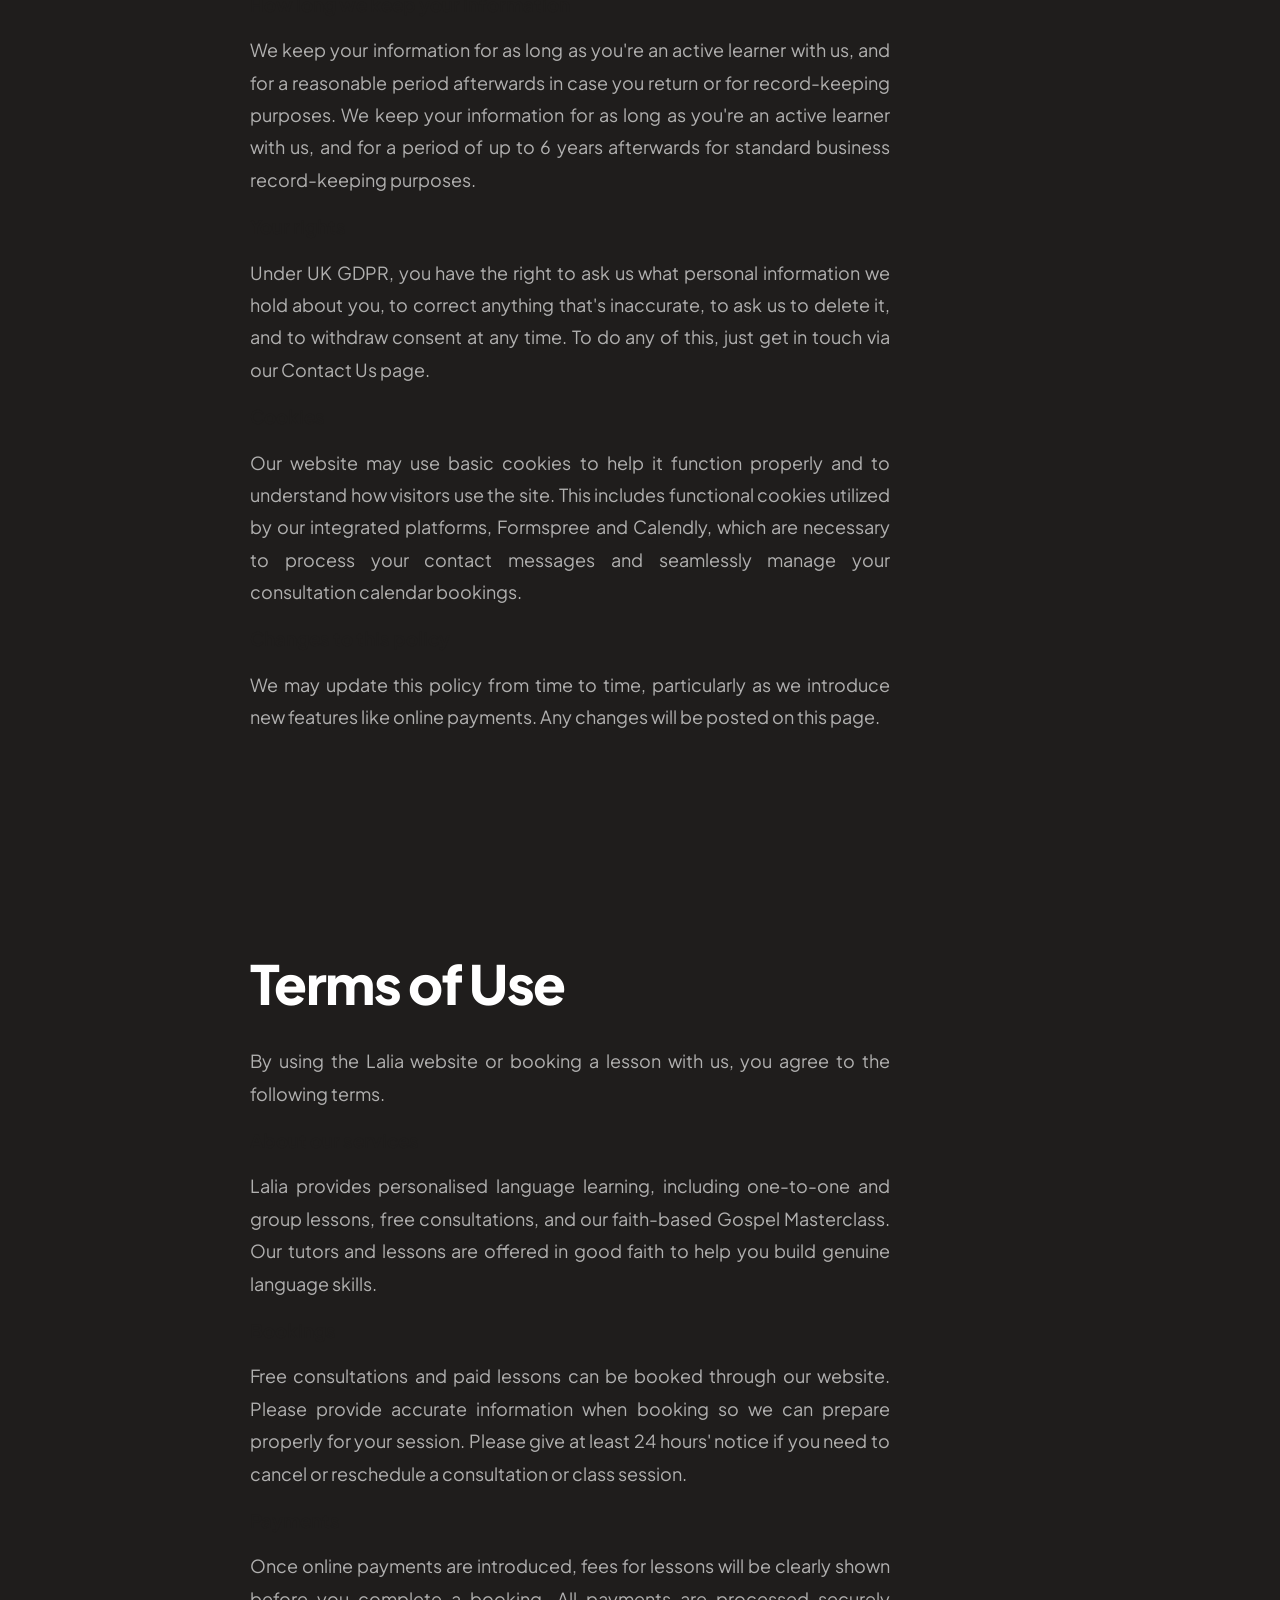
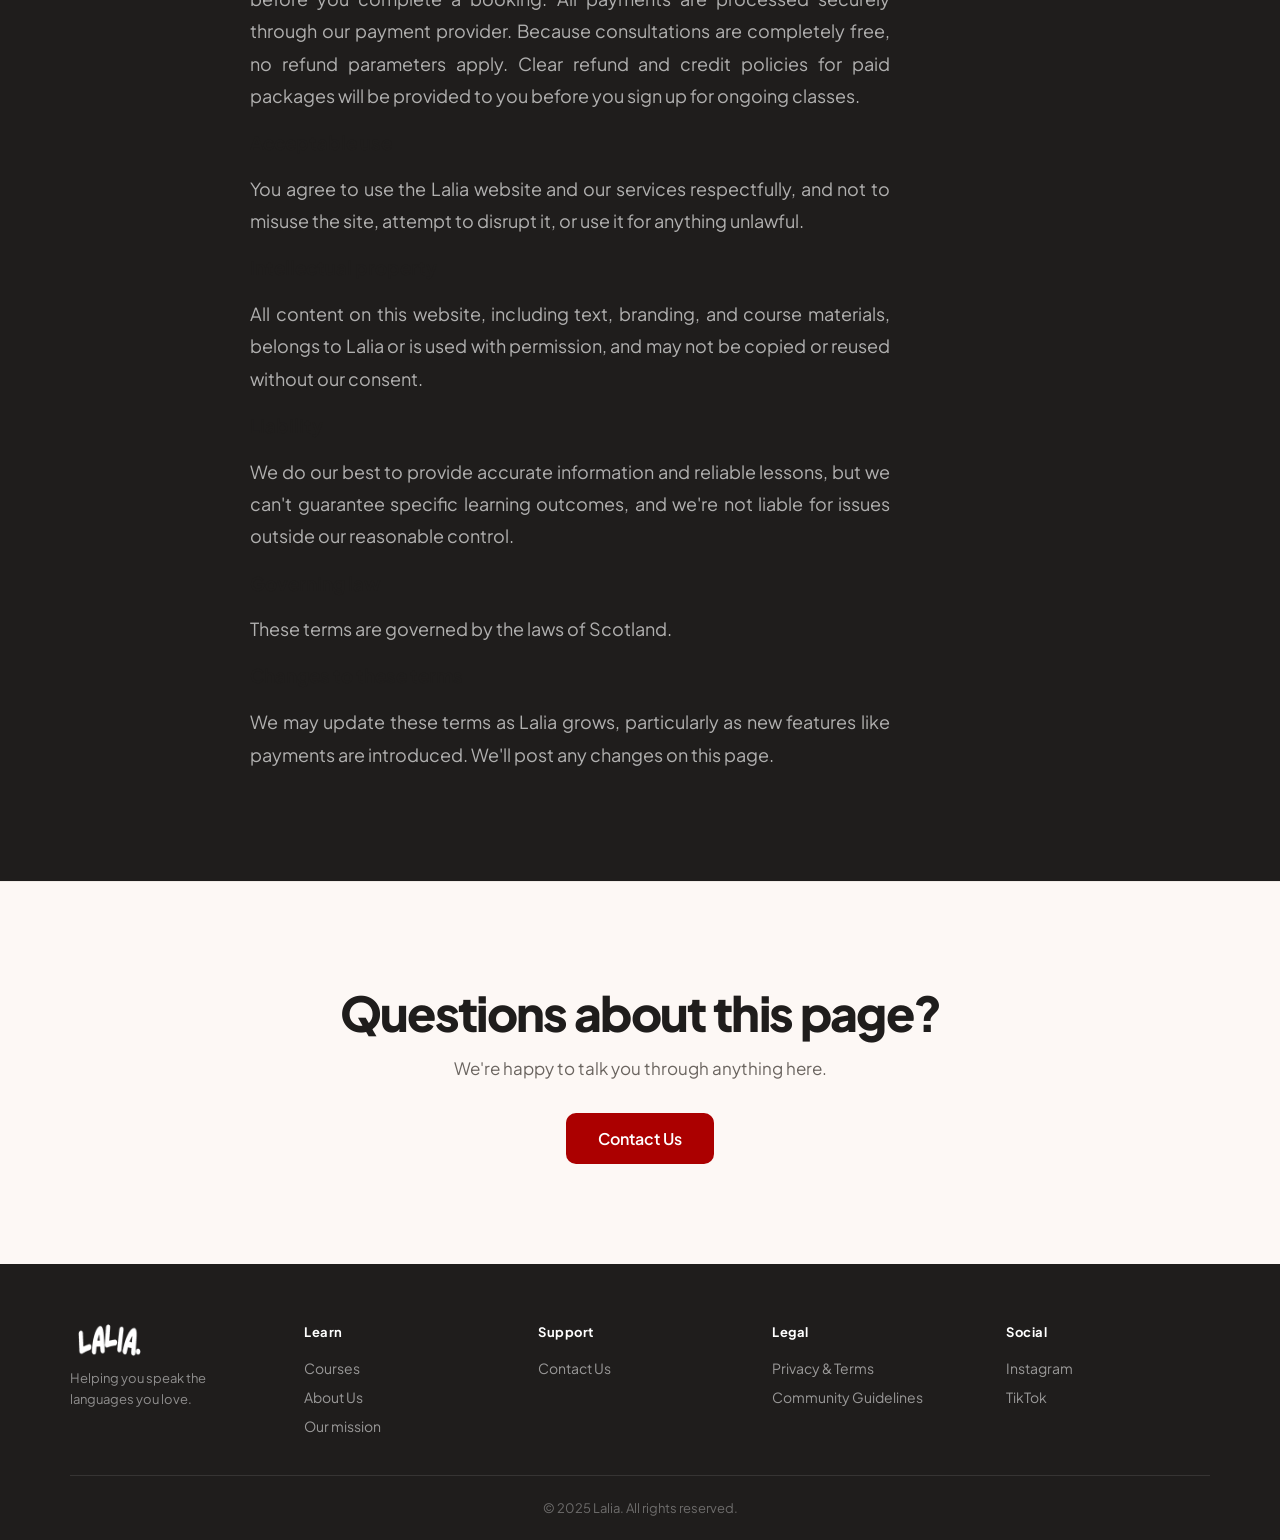
<file: privacy-terms.html>
<!DOCTYPE html>
<html lang="en">
<head>
    <meta charset="UTF-8">
    <meta name="viewport" content="width=device-width, initial-scale=1.0">
    <link rel="stylesheet" href="style3.css">
    <title>Privacy & Terms</title>
    <link rel="icon" type="image/png" href="images/favicon.png">
    <link rel="preconnect" href="https://fonts.googleapis.com">
    <link rel="preconnect" href="https://fonts.gstatic.com" crossorigin>
    <link href="https://fonts.googleapis.com/css2?family=Plus+Jakarta+Sans:ital,wght@0,200..800;1,200..800&display=swap" rel="stylesheet">
</head>
<body>

<header>
    <nav>
        <div class="container">
            <div class="logo"><a href="index.html"><img src="images/lalia red.png" id="logoimage" alt="Lalia"></a></div>

            <input type="checkbox" id="menu-toggle" class="menu-toggle-cb">

            <label for="menu-toggle" class="hamburger-icon">
                <span></span>
                <span></span>
                <span></span>
            </label>

            <ul>
                <li id="coursesbutton"><a href="courses.html"><span>Courses</span></a></li>
                <li id="aboutsbutton"><a href="aboutus.html"><span>About Us</span></a></li>
                <li id="contactbutton"><a href="contactus.html"><span>Contact Us</span></a></li>

                <li class="mobile-book-li"><a href="book.html">Book Now</a></li>
            </ul>
            <div class="leftsidenav">
                <ul>
                    <li id="bookbutton"><a href="book.html">Book Now</a></li>
                </ul>
            </div>
        </div>
    </nav>
</header>

<main>

    <section class="inner-hero">
        <p class="eyebrow">Legal</p>
        <h1>Privacy &amp; Terms.<br><span class="accent">Your trust matters to us.</span></h1>
        <p class="inner-hero-sub">This page explains what information we collect, how we look after it, and the terms that apply when you use Lalia. Last updated: September 2026.</p>
    </section>

    <section class="pitch">
        <div class="pitch-inner">
            <h2 class="pitch-heading">Privacy Policy</h2>
            <p class="pitch-body">Lalia ("we", "us", "our") respects your privacy. This policy explains what personal information we collect when you use our website or book a lesson with us, why we collect it, and what rights you have over it.</p>

            <h3>Information we collect</h3>
            <p class="pitch-body">When you book a free consultation, enquire about a course, or contact us, we collect information such as your name, email address, phone number (if provided), and any details you share with us about your learning goals or preferences so we can personalise your lessons.</p>
            <p class="pitch-body">Once online payments are introduced, we will also collect billing information needed to process a booking. Payments are handled by a third-party payment provider. We do not store your full card details on our own systems.</p>
            <p class="pitch-body">If you contact us through the website, we'll keep a record of that conversation so we can respond and follow up.</p>

            <h3>How we use your information</h3>
            <p class="pitch-body">We use your information to arrange and deliver lessons, communicate with you about bookings, tailor lessons to how you learn best, and respond to enquiries. We do not sell your personal information to anyone.</p>

            <h3>Who we share it with</h3>
            <p class="pitch-body">We share relevant details with the tutor delivering your lessons, so they can prepare and personalise your sessions. Once payments go live, necessary billing details will be shared with our payment provider to process transactions securely. We don't share your information with anyone else unless we're required to by law.</p>

            <h3>How long we keep your information</h3>
            <p class="pitch-body">We keep your information for as long as you're an active learner with us, and for a reasonable period afterwards in case you return or for record-keeping purposes. We keep your information for as long as you're an active learner with us, and for a period of up to 6 years afterwards for standard business record-keeping purposes.</p>

            <h3>Your rights</h3>
            <p class="pitch-body">Under UK GDPR, you have the right to ask us what personal information we hold about you, to correct anything that's inaccurate, to ask us to delete it, and to withdraw consent at any time. To do any of this, just get in touch via our Contact Us page.</p>

            <h3>Cookies</h3>
            <p class="pitch-body">Our website may use basic cookies to help it function properly and to understand how visitors use the site. This includes functional cookies utilized by our integrated platforms, Formspree and Calendly, which are necessary to process your contact messages and seamlessly manage your consultation calendar bookings.</p>

            <h3>Changes to this policy</h3>
            <p class="pitch-body">We may update this policy from time to time, particularly as we introduce new features like online payments. Any changes will be posted on this page.</p>
        </div>
    </section>

    <section class="pitch">
        <div class="pitch-inner">
            <h2 class="pitch-heading">Terms of Use</h2>
            <p class="pitch-body">By using the Lalia website or booking a lesson with us, you agree to the following terms.</p>

            <h3>About our services</h3>
            <p class="pitch-body">Lalia provides personalised language learning, including one-to-one and group lessons, free consultations, and our faith-based Gospel Masterclass. Our tutors and lessons are offered in good faith to help you build genuine language skills.</p>

            <h3>Bookings</h3>
            <p class="pitch-body">Free consultations and paid lessons can be booked through our website. Please provide accurate information when booking so we can prepare properly for your session. Please give at least 24 hours' notice if you need to cancel or reschedule a consultation or class session.</p>

            <h3>Payments</h3>
            <p class="pitch-body">Once online payments are introduced, fees for lessons will be clearly shown before you complete a booking. All payments are processed securely through our payment provider. Because consultations are completely free, no refund parameters apply. Clear refund and credit policies for paid packages will be provided to you before you sign up for ongoing classes.</p>

            <h3>Acceptable use</h3>
            <p class="pitch-body">You agree to use the Lalia website and our services respectfully, and not to misuse the site, attempt to disrupt it, or use it for anything unlawful.</p>

            <h3>Intellectual property</h3>
            <p class="pitch-body">All content on this website, including text, branding, and course materials, belongs to Lalia or is used with permission, and may not be copied or reused without our consent.</p>

            <h3>Liability</h3>
            <p class="pitch-body">We do our best to provide accurate information and reliable lessons, but we can't guarantee specific learning outcomes, and we're not liable for issues outside our reasonable control.</p>

            <h3>Governing law</h3>
            <p class="pitch-body">These terms are governed by the laws of Scotland.</p>

            <h3>Changes to these terms</h3>
            <p class="pitch-body">We may update these terms as Lalia grows, particularly as new features like payments are introduced. We'll post any changes on this page.</p>
        </div>
    </section>

    <section class="closing-cta">
        <h2>Questions about this page?</h2>
        <p>We're happy to talk you through anything here.</p>
        <a href="contactus.html" class="btn-solid">Contact Us</a>
    </section>

</main>

<footer>
    <div class="footer-content">
        <div class="footer-column">
            <img src="images/login_white.png" alt="Lalia" class="footer-logo">
            <p class="footer-tagline">Helping you speak the languages you love.</p>
        </div>
        <div class="footer-column">
            <h4>Learn</h4>
            <a href="courses.html">Courses</a>
            <a href="aboutus.html">About Us</a>
            <a href="aboutus.html">Our mission</a>
        </div>
        <div class="footer-column">
            <h4>Support</h4>
            <a href="contactus.html">Contact Us</a>

        </div>
        <div class="footer-column">
            <h4>Legal</h4>
            <a href="privacy-terms.html">Privacy &amp; Terms</a>
            <a href="community-guidelines.html">Community Guidelines</a>
        </div>
        <div class="footer-column">
            <h4>Social</h4>
            <a href="https://www.instagram.com/lalia.learning?stkn=MTJqZTRlbWR6ZGVwOA==" target="_blank">Instagram</a>
            <a href="https://www.tiktok.com/@lalia.learning" target="_blank">TikTok</a>
        </div>
    </div>
    <div class="footer-bottom"><p>© 2025 Lalia. All rights reserved.</p></div>
</footer>

</body>
</html>
</file>
<file: style3.css>
/* ============================================
   LALIA — STYLESHEET
   ============================================ */

/* ===== BASE ===== */
* {
    box-sizing: border-box;
}

html {
    margin: 0;
}

body {
    margin: 0;
    background-color: #FFFDFB;
    font-family: "Plus Jakarta Sans", sans-serif;
    color: #1F1D1C;
    -webkit-font-smoothing: antialiased;
}

a {
    text-decoration: none;
    user-select: none;
    font-family: "Plus Jakarta Sans", sans-serif;
}

h1, h2, h3, h4, h5, h6, p, span, div, button,
input, select, textarea, label, li {
    font-family: "Plus Jakarta Sans", sans-serif;
}

.eyebrow {
    font-size: 12px;
    font-weight: 700;
    color: #AB0000;
    letter-spacing: 0.14em;
    text-transform: uppercase;
    margin: 0 0 12px;
}

.eyebrow-light {
    font-size: 12px;
    font-weight: 700;
    color: rgba(255,255,255,0.7);
    letter-spacing: 0.14em;
    text-transform: uppercase;
    margin: 0 0 14px;
}

/* ===== NAVBAR ===== */
header {
    border-bottom: 1px solid #F0EBE6;
    background: #FFFDFB;
    position: sticky;
    top: 0;
    z-index: 100;
}

.container {
    display: flex;
    margin: 0;
    padding: 0;
    height: 84px;
    align-items: center;
}

ul {
    list-style-type: none;
    display: flex;
    flex: 1;
    justify-content: center;
    margin: 0;
    padding: 0;
}

li {
    margin: 15px;
    cursor: pointer;
    color: #AB0000;
    font-weight: 600;
}

#logoimage {
    width: 88px;
    margin-left: 70px;
    cursor: pointer;
}

.leftsidenav {
    margin-right: 70px;
}

#bookbutton {
    color: white;
    background-color: #AB0000;
    padding: 12px 22px;
    border-radius: 10px;
    user-select: none;
    transition: background 0.2s;
}

#bookbutton:hover {
    background-color: #8B0000;
}

#bookbutton a,
#bookbutton a:link,
#bookbutton a:visited,
#bookbutton a:hover,
#bookbutton a:focus,
#bookbutton a:active {
    color: white;
    font-size: 15px;
}

#coursesbutton, #aboutsbutton, #contactbutton {
    padding: 15px 18px;
    font-size: 15px;
}

#coursesbutton a,
#coursesbutton a:visited,
#aboutsbutton a,
#aboutsbutton a:visited,
#contactbutton a,
#contactbutton a:visited {
    color: #1F1D1C;
    font-weight: 500;
}

#coursesbutton a:hover,
#aboutsbutton a:hover,
#contactbutton a:hover {
    color: #AB0000;
}

/* ===== BUTTONS ===== */
.btn-solid,
.btn-solid:visited {
    display: inline-block;
    background: #AB0000;
    color: white;
    padding: 15px 32px;
    border-radius: 10px;
    font-size: 16px;
    font-weight: 600;
    transition: background 0.2s, transform 0.15s;
}

.btn-solid:hover {
    background: #8B0000;
    color: white;
    transform: translateY(-1px);
}

.btn-outline,
.btn-outline:visited {
    display: inline-block;
    background: transparent;
    color: #AB0000;
    padding: 15px 32px;
    border-radius: 10px;
    border: 1.5px solid #E3D5D0;
    font-size: 16px;
    font-weight: 600;
    transition: border-color 0.2s, background 0.2s;
}

.btn-outline:hover {
    border-color: #AB0000;
    background: #FDF6F4;
    color: #AB0000;
}

.btn-light,
.btn-light:visited {
    display: inline-block;
    background: white;
    color: #AB0000;
    padding: 14px 30px;
    border-radius: 10px;
    font-size: 15px;
    font-weight: 600;
    transition: transform 0.15s;
}

.btn-light:hover {
    color: #AB0000;
    transform: translateY(-1px);
}

/* ===== HERO ===== */
.hero {
    text-align: center;
    padding: 100px 30px 70px;
    max-width: 900px;
    margin: 0 auto;
}

.hero-eyebrow {
    display: inline-block;
    font-size: 13px;
    font-weight: 600;
    color: #AB0000;
    background: #FDF0ED;
    border: 1px solid #F5DED8;
    padding: 7px 18px;
    border-radius: 30px;
    margin: 0 0 30px;
}

.hero-title {
    font-size: 82px;
    font-weight: 800;
    line-height: 0.98;
    letter-spacing: -0.035em;
    margin: 0 0 26px;
    color: #1F1D1C;
}

.hero-title-accent {
    color: #AB0000;
}

.hero-sub {
    font-size: 19px;
    line-height: 1.65;
    color: #6B6560;
    max-width: 560px;
    margin: 0 auto 38px;
}

.hero-sub em {
    font-style: italic;
    color: #1F1D1C;
}

.hero-buttons {
    display: flex;
    gap: 14px;
    justify-content: center;
    flex-wrap: wrap;
    margin-bottom: 18px;
}

.hero-note {
    font-size: 13px;
    color: #9A938D;
    margin: 0;
}

/* ===== LANGUAGE STRIP ===== */
.lang-strip {
    display: flex;
    justify-content: center;
    gap: 12px;
    flex-wrap: wrap;
    padding: 0 30px 90px;
}

.lang-pill,
.lang-pill:visited {
    display: inline-flex;
    align-items: center;
    gap: 10px;
    background: white;
    border: 1px solid #EDE4DE;
    border-radius: 40px;
    padding: 11px 24px 11px 12px;
    font-size: 15px;
    font-weight: 600;
    color: #1F1D1C;
    transition: border-color 0.2s, transform 0.15s;
}

.lang-pill:hover {
    border-color: #AB0000;
    transform: translateY(-2px);
    color: #1F1D1C;
}

.lang-pill-code {
    display: inline-flex;
    align-items: center;
    justify-content: center;
    width: 32px;
    height: 32px;
    border-radius: 50%;
    background: #AB0000;
    color: white;
    font-size: 12px;
    font-weight: 800;
    letter-spacing: 0.02em;
}

/* ===== PITCH ===== */
.pitch {
    background: #1F1D1C;
    padding: 110px 30px;
}

.pitch-inner {
    max-width: 780px;
    margin: 0 auto;
}

.pitch-heading {
    font-size: 54px;
    font-weight: 800;
    line-height: 1.1;
    letter-spacing: -0.03em;
    color: white;
    margin: 0 0 32px;
}

.pitch-heading em {
    font-style: italic;
    color: #FF6B6B;
}

.pitch-body {
    font-size: 18px;
    line-height: 1.8;
    color: rgba(255,255,255,0.65);
    margin: 0 0 18px;
    max-width: 640px;
}

.pitch-body:last-child {
    margin-bottom: 0;
}

/* ===== PRINCIPLES ===== */
.principles {
    display: grid;
    grid-template-columns: repeat(3, 1fr);
    gap: 0;
    padding: 0;
    border-bottom: 1px solid #F0EBE6;
}

.principle {
    padding: 70px 48px;
    border-right: 1px solid #F0EBE6;
}

.principle:last-child {
    border-right: none;
}

.principle-num {
    display: block;
    font-size: 13px;
    font-weight: 800;
    color: #AB0000;
    letter-spacing: 0.1em;
    margin-bottom: 22px;
}

.principle h3 {
    font-size: 24px;
    font-weight: 700;
    letter-spacing: -0.02em;
    margin: 0 0 14px;
    color: #1F1D1C;
}

.principle p {
    font-size: 15px;
    line-height: 1.75;
    color: #6B6560;
    margin: 0;
}

/* ===== BUILDING BLOCKS ===== */
.blocks {
    padding: 100px 70px;
    text-align: center;
}

.blocks-header {
    max-width: 700px;
    margin: 0 auto 44px;
}

.blocks-header h2 {
    font-size: 42px;
    font-weight: 800;
    line-height: 1.15;
    letter-spacing: -0.03em;
    margin: 0;
    color: #1F1D1C;
}

.blocks-list {
    display: flex;
    flex-wrap: wrap;
    gap: 10px;
    justify-content: center;
    max-width: 820px;
    margin: 0 auto;
}

.blocks-list span {
    background: white;
    border: 1px solid #EDE4DE;
    border-radius: 30px;
    padding: 11px 22px;
    font-size: 15px;
    font-weight: 600;
    color: #AB0000;
}

/* ===== GOSPEL FEATURE ===== */
.gospel-feature {
    background: #AB0000;
    padding: 100px 70px;
}

.gospel-feature-inner {
    max-width: 720px;
    margin: 0 auto;
    text-align: center;
}

.gospel-feature h2 {
    font-size: 46px;
    font-weight: 800;
    letter-spacing: -0.03em;
    color: white;
    margin: 0 0 22px;
    line-height: 1.1;
}

.gospel-feature p {
    font-size: 17px;
    line-height: 1.8;
    color: rgba(255,255,255,0.85);
    margin: 0 auto 34px;
    max-width: 600px;
}

/* ===== STEPS ===== */
.steps {
    padding: 100px 70px;
    text-align: center;
}

.steps-row {
    display: flex;
    align-items: flex-start;
    justify-content: center;
    gap: 0;
    max-width: 980px;
    margin: 0 auto;
}

.step {
    flex: 1;
    padding: 0 26px;
}

.step-num {
    display: inline-flex;
    align-items: center;
    justify-content: center;
    width: 44px;
    height: 44px;
    border-radius: 50%;
    background: #FDF0ED;
    border: 1.5px solid #F5DED8;
    color: #AB0000;
    font-size: 17px;
    font-weight: 800;
    margin-bottom: 20px;
}

.step h4 {
    font-size: 19px;
    font-weight: 700;
    letter-spacing: -0.01em;
    margin: 0 0 10px;
    color: #1F1D1C;
}

.step p {
    font-size: 15px;
    line-height: 1.7;
    color: #6B6560;
    margin: 0;
}

.step-line {
    flex: 0 0 60px;
    height: 1px;
    background: #E8DFD9;
    margin-top: 22px;
}

/* ===== CLOSING CTA ===== */
.closing-cta {
    background: #FDF8F5;
    border-top: 1px solid #F0EBE6;
    padding: 100px 30px;
    text-align: center;
}

.closing-cta h2 {
    font-size: 48px;
    font-weight: 800;
    letter-spacing: -0.035em;
    margin: 0 0 14px;
    color: #1F1D1C;
}

.closing-cta p {
    font-size: 17px;
    color: #6B6560;
    margin: 0 0 34px;
}

/* ===== FOOTER ===== */
footer {
    background-color: #1F1D1C;
    padding: 60px 70px 0;
}

.footer-content {
    display: flex;
    justify-content: space-between;
    align-items: flex-start;
    gap: 30px;
    padding: 0 0 40px;
    width: 100%;
}

.footer-column {
    display: flex;
    flex-direction: column;
    gap: 11px;
    flex: 1;
    min-width: 0;
}

.footer-column h4 {
    color: white;
    font-size: 13px;
    font-weight: 700;
    letter-spacing: 0.04em;
    margin: 0 0 8px 0;
}

.footer-logo {
    width: 78px;
    height: auto;
    display: block;
}

.footer-tagline {
    color: rgba(255,255,255,0.5);
    font-size: 13px;
    line-height: 1.65;
    margin: 0;
    max-width: 190px;
}

footer a,
footer a:visited {
    color: rgba(255,255,255,0.55);
    font-size: 14px;
    text-decoration: none;
    display: block;
    transition: color 0.15s;
}

footer a:hover {
    color: white;
}

.footer-bottom {
    border-top: 1px solid rgba(255,255,255,0.1);
    padding: 24px 0;
    text-align: center;
}

.footer-bottom p {
    color: rgba(255,255,255,0.35);
    font-size: 13px;
    margin: 0;
}

/* ============================================
   BOOKING PAGE
   ============================================ */
.booking-container {
    display: flex;
    gap: 60px;
    padding: 70px;
    max-width: 1200px;
    margin: 0 auto;
}

.booking-left {
    flex: 1;
}

.booking-left h1 {
    font-size: 40px;
    font-weight: 800;
    letter-spacing: -0.03em;
    color: #1F1D1C;
    margin: 0 0 16px;
    line-height: 1.15;
}

.booking-left p {
    font-size: 16px;
    color: #6B6560;
    line-height: 1.75;
    margin-bottom: 32px;
}

.booking-info {
    display: flex;
    flex-direction: column;
    gap: 12px;
}

.info-item {
    display: flex;
    align-items: center;
    gap: 12px;
    background: white;
    border: 1px solid #EDE4DE;
    border-radius: 10px;
    padding: 16px 20px;
}

.info-item p {
    font-size: 14px;
    color: #6B6560;
    margin: 0;
}

.booking-right {
    flex: 1.2;
    background: white;
    border: 1px solid #EDE4DE;
    border-radius: 16px;
    padding: 36px;
}

/* ===== FORMS ===== */
.form-group {
    margin-bottom: 20px;
}

.form-group label {
    display: block;
    font-size: 13px;
    font-weight: 600;
    color: #1F1D1C;
    margin-bottom: 7px;
}

.form-group input,
.form-group select,
.form-group textarea {
    width: 100%;
    padding: 12px 14px;
    border: 1.5px solid #EDE4DE;
    border-radius: 9px;
    font-size: 15px;
    color: #1F1D1C;
    background: #FDFCFB;
    outline: none;
    transition: border-color 0.2s, background 0.2s;
}

.form-group input:focus,
.form-group select:focus,
.form-group textarea:focus {
    border-color: #AB0000;
    background: white;
}

.form-group textarea {
    resize: vertical;
}

.btn-submit {
    width: 100%;
    background-color: #AB0000;
    color: white;
    padding: 15px;
    border: none;
    border-radius: 10px;
    font-size: 16px;
    font-weight: 600;
    cursor: pointer;
    margin-top: 8px;
    transition: background 0.2s;
}

.btn-submit:hover {
    background-color: #8B0000;
}

/* ============================================
   CONTACT PAGE
   ============================================ */
.contact-container {
    display: flex;
    gap: 60px;
    padding: 70px;
    max-width: 1200px;
    margin: 0 auto;
}

.contact-left {
    flex: 1;
}

.contact-left h1 {
    font-size: 42px;
    font-weight: 800;
    letter-spacing: -0.03em;
    color: #1F1D1C;
    margin: 0 0 16px;
    line-height: 1.15;
}

.contact-intro {
    font-size: 16px;
    color: #6B6560;
    line-height: 1.75;
    margin-bottom: 36px;
}

.contact-methods {
    display: flex;
    flex-direction: column;
    gap: 16px;
}

.contact-method {
    background: white;
    border: 1px solid #EDE4DE;
    border-radius: 12px;
    padding: 24px;
}

.contact-method h4 {
    font-size: 16px;
    font-weight: 700;
    color: #1F1D1C;
    margin: 0 0 6px;
}

.contact-method p {
    font-size: 14px;
    color: #6B6560;
    line-height: 1.7;
    margin: 0 0 12px;
}

.contact-link,
.contact-link:visited {
    color: #AB0000;
    font-size: 14px;
    font-weight: 600;
}

.contact-link:hover {
    text-decoration: underline;
}

.social-links {
    display: flex;
    gap: 18px;
}

.social-links a,
.social-links a:visited {
    color: #AB0000;
    font-size: 14px;
    font-weight: 600;
}

.social-links a:hover {
    text-decoration: underline;
}

.contact-right {
    flex: 1.1;
    background: white;
    border: 1px solid #EDE4DE;
    border-radius: 16px;
    padding: 36px;
}

/* ============================================
   ABOUT PAGE
   ============================================ */
.about-hero {
    padding: 90px 70px 50px;
    max-width: 820px;
}

.about-hero h1 {
    font-size: 58px;
    font-weight: 800;
    color: #1F1D1C;
    line-height: 1.05;
    letter-spacing: -0.035em;
    margin: 0 0 22px;
}

.about-hero-text {
    font-size: 19px;
    color: #6B6560;
    line-height: 1.75;
}

.about-section-block {
    padding: 30px 70px 70px;
}

.about-block-text {
    max-width: 740px;
}

.about-block-text h2 {
    font-size: 34px;
    font-weight: 800;
    letter-spacing: -0.03em;
    color: #1F1D1C;
    margin: 0 0 20px;
}

.about-block-text p {
    font-size: 17px;
    color: #6B6560;
    line-height: 1.85;
    margin-bottom: 18px;
}

.building-blocks {
    background: #FDF8F5;
    border-top: 1px solid #F0EBE6;
    border-bottom: 1px solid #F0EBE6;
    padding: 90px 70px;
}

.section-header-centred {
    text-align: center;
    margin-bottom: 38px;
    max-width: 680px;
    margin-left: auto;
    margin-right: auto;
}

.section-header-centred h2 {
    font-size: 38px;
    font-weight: 800;
    letter-spacing: -0.03em;
    color: #1F1D1C;
    margin: 0 0 12px;
}

.section-header-centred > p:last-child {
    font-size: 16px;
    color: #6B6560;
    margin: 0;
}

.blocks-grid {
    display: flex;
    flex-wrap: wrap;
    gap: 10px;
    justify-content: center;
    max-width: 860px;
    margin: 0 auto;
}

.block-item {
    background: white;
    border: 1px solid #EDE4DE;
    border-radius: 30px;
    padding: 11px 22px;
    font-size: 15px;
    font-weight: 600;
    color: #AB0000;
}

.values-section {
    padding: 90px 70px;
}

.values-grid {
    display: grid;
    grid-template-columns: repeat(2, 1fr);
    gap: 20px;
    max-width: 1000px;
    margin: 0 auto;
}

.value-card {
    background: white;
    border: 1px solid #EDE4DE;
    border-radius: 14px;
    padding: 32px;
}

.value-card h3 {
    font-size: 21px;
    font-weight: 700;
    letter-spacing: -0.02em;
    color: #1F1D1C;
    margin: 0 0 12px;
}

.value-card p {
    font-size: 15px;
    color: #6B6560;
    line-height: 1.8;
    margin: 0;
}

/* ============================================
   COURSES PAGE
   ============================================ */
.page-hero {
    padding: 80px 70px 36px;
    max-width: 780px;
}

.page-hero h1 {
    font-size: 50px;
    font-weight: 800;
    letter-spacing: -0.035em;
    color: #1F1D1C;
    margin: 0 0 16px;
    line-height: 1.08;
}

.page-hero p {
    font-size: 17px;
    color: #6B6560;
    line-height: 1.75;
    margin: 0;
}

.language-selector {
    padding: 0 70px 36px;
}

.language-selector > p {
    font-size: 13px;
    font-weight: 600;
    color: #1F1D1C;
    margin-bottom: 14px;
}

.lang-tabs {
    display: flex;
    gap: 10px;
    flex-wrap: wrap;
}

.lang-tab {
    background: white;
    border: 1.5px solid #EDE4DE;
    border-radius: 30px;
    padding: 11px 24px;
    font-size: 15px;
    font-weight: 600;
    color: #6B6560;
    cursor: pointer;
    transition: all 0.2s;
}

.lang-tab:hover {
    border-color: #AB0000;
    color: #AB0000;
}

.lang-tab.active {
    background: #AB0000;
    border-color: #AB0000;
    color: white;
}

.courses-content {
    padding: 0 70px 50px;
}

.hidden {
    display: none;
}

.courses-section {
    margin-bottom: 44px;
}

.courses-section-title {
    font-size: 12px;
    font-weight: 800;
    color: #AB0000;
    text-transform: uppercase;
    letter-spacing: 0.12em;
    margin: 0 0 20px;
}

.course-cards {
    display: grid;
    grid-template-columns: repeat(2, 1fr);
    gap: 16px;
}

.course-card {
    background: white;
    border: 1px solid #EDE4DE;
    border-radius: 14px;
    padding: 28px;
    display: flex;
    flex-direction: column;
    transition: border-color 0.2s, transform 0.15s;
}

.course-card:hover {
    border-color: #D9C4BE;
    transform: translateY(-2px);
}

.course-card-top {
    display: flex;
    justify-content: space-between;
    align-items: flex-start;
    gap: 12px;
    margin-bottom: 12px;
}

.course-card h3 {
    font-size: 19px;
    font-weight: 700;
    letter-spacing: -0.02em;
    color: #1F1D1C;
    line-height: 1.25;
    margin: 0;
}

.course-tag {
    background: #FDF0ED;
    color: #AB0000;
    border: 1px solid #F5DED8;
    border-radius: 20px;
    padding: 5px 11px;
    font-size: 11px;
    font-weight: 700;
    white-space: nowrap;
    flex-shrink: 0;
}

.course-card p {
    font-size: 15px;
    color: #6B6560;
    line-height: 1.75;
    margin: 0 0 20px;
    flex: 1;
}

.course-btn,
.course-btn:visited {
    background: #AB0000;
    color: white;
    padding: 11px 22px;
    border-radius: 9px;
    font-size: 14px;
    font-weight: 600;
    align-self: flex-start;
    transition: background 0.2s;
}

.course-btn:hover {
    background: #8B0000;
    color: white;
}

.gospel-section {
    background: #1F1D1C;
    border-radius: 18px;
    padding: 48px;
    margin-bottom: 44px;
}

.gospel-text .course-tag.gospel-tag {
    background: rgba(255,255,255,0.12);
    color: white;
    border-color: rgba(255,255,255,0.2);
    margin-bottom: 18px;
    display: inline-block;
}

.gospel-text h2 {
    font-size: 34px;
    font-weight: 800;
    letter-spacing: -0.03em;
    color: white;
    margin: 0 0 16px;
}

.gospel-text p {
    font-size: 16px;
    color: rgba(255,255,255,0.65);
    line-height: 1.8;
    margin: 0 0 26px;
    max-width: 640px;
}

.course-btn-light,
.course-btn-light:visited {
    background: white;
    color: #1F1D1C;
    padding: 12px 26px;
    border-radius: 9px;
    font-size: 15px;
    font-weight: 600;
    display: inline-block;
}

.course-btn-light:hover {
    background: #f0f0f0;
    color: #1F1D1C;
}

/* CTA used on inner pages */
.cta-section {
    background: #FDF8F5;
    border-top: 1px solid #F0EBE6;
    padding: 90px 30px;
    text-align: center;
}

.cta-section h2 {
    font-size: 40px;
    font-weight: 800;
    letter-spacing: -0.03em;
    color: #1F1D1C;
    margin: 0 0 12px;
}

.cta-section p {
    font-size: 17px;
    color: #6B6560;
    margin: 0 0 32px;
}

.btn-primary-light,
.btn-primary-light:visited {
    display: inline-block;
    background: #AB0000;
    color: white;
    padding: 15px 32px;
    border-radius: 10px;
    font-size: 16px;
    font-weight: 600;
    transition: background 0.2s;
}

.btn-primary-light:hover {
    background: #8B0000;
    color: white;
}

.section-label {
    font-size: 12px;
    font-weight: 700;
    color: #AB0000;
    letter-spacing: 0.14em;
    text-transform: uppercase;
    margin: 0 0 12px;
}

/* ============================================
   RESPONSIVE
   ============================================ */
@media screen and (max-width: 1000px) {
    .hero-title { font-size: 60px; }
    .pitch-heading { font-size: 40px; }
    .blocks-header h2 { font-size: 34px; }
    .gospel-feature h2 { font-size: 36px; }
    .closing-cta h2 { font-size: 38px; }

    .principles { grid-template-columns: 1fr; }
    .principle {
        border-right: none;
        border-bottom: 1px solid #F0EBE6;
        padding: 48px 40px;
    }
    .principle:last-child { border-bottom: none; }

    .steps-row { flex-direction: column; gap: 36px; }
    .step-line { display: none; }
}

@media screen and (max-width: 700px) {
    #logoimage { margin-left: 24px; }
    .leftsidenav { margin-right: 24px; }
    .container { height: 72px; }
    ul { gap: 0; }
    li { margin: 8px; }
    #coursesbutton, #aboutsbutton, #contactbutton {
        padding: 10px 8px;
        font-size: 13px;
    }

    .hero { padding: 60px 24px 50px; }
    .hero-title { font-size: 42px; }
    .hero-sub { font-size: 17px; }
    .btn-solid, .btn-outline { padding: 13px 24px; font-size: 15px; }

    .lang-strip { padding: 0 24px 60px; }
    .pitch { padding: 70px 24px; }
    .pitch-heading { font-size: 30px; }
    .pitch-body { font-size: 16px; }

    .blocks, .steps, .gospel-feature { padding: 70px 24px; }
    .blocks-header h2 { font-size: 28px; }
    .gospel-feature h2 { font-size: 30px; }
    .closing-cta { padding: 70px 24px; }
    .closing-cta h2 { font-size: 30px; }

    .booking-container,
    .contact-container {
        flex-direction: column;
        padding: 50px 24px;
    }

    .values-grid { grid-template-columns: 1fr; }
    .about-hero { padding: 60px 24px 36px; }
    .about-hero h1 { font-size: 38px; }
    .about-section-block,
    .building-blocks,
    .values-section {
        padding-left: 24px;
        padding-right: 24px;
    }

    .course-cards { grid-template-columns: 1fr; }
    .page-hero { padding: 60px 24px 30px; }
    .page-hero h1 { font-size: 34px; }
    .language-selector,
    .courses-content {
        padding-left: 24px;
        padding-right: 24px;
    }
    .gospel-section { padding: 32px 24px; }
    .gospel-text h2 { font-size: 26px; }

    footer { padding: 48px 24px 0; }
    .footer-content { flex-wrap: wrap; gap: 28px; }
    .footer-column { min-width: 130px; }
}

/* ============================================
   INNER PAGE HERO — courses / about / contact / booking
   ============================================ */
.inner-hero {
    padding: 90px 70px 60px;
    max-width: 860px;
}

.inner-hero h1 {
    font-size: 62px;
    font-weight: 800;
    line-height: 1.02;
    letter-spacing: -0.035em;
    color: #1F1D1C;
    margin: 0 0 22px;
}

.inner-hero .accent {
    color: #AB0000;
}

.inner-hero-sub {
    font-size: 19px;
    line-height: 1.7;
    color: #6B6560;
    max-width: 600px;
    margin: 0;
}

/* ============================================
   SPLIT LAYOUT — contact + booking
   ============================================ */
.split-layout {
    display: flex;
    gap: 50px;
    padding: 0 70px 100px;
    max-width: 1240px;
    margin: 0 auto;
    align-items: flex-start;
}

.split-left {
    flex: 0.85;
    display: flex;
    flex-direction: column;
    gap: 14px;
    position: sticky;
    top: 110px;
}

.split-right {
    flex: 1.15;
    background: white;
    border: 1px solid #EDE4DE;
    border-radius: 18px;
    padding: 40px;
}

/* Side cards (contact page) */
.side-card {
    background: white;
    border: 1px solid #EDE4DE;
    border-radius: 14px;
    padding: 24px;
}

.side-card h4 {
    font-size: 16px;
    font-weight: 700;
    letter-spacing: -0.01em;
    color: #1F1D1C;
    margin: 0 0 7px;
}

.side-card p {
    font-size: 14px;
    line-height: 1.7;
    color: #6B6560;
    margin: 0 0 12px;
}

.side-card p:last-child {
    margin-bottom: 0;
}

/* Step cards (booking page) */
.step-card {
    display: flex;
    align-items: flex-start;
    gap: 16px;
    background: white;
    border: 1px solid #EDE4DE;
    border-radius: 14px;
    padding: 22px 24px;
}

.step-card-num {
    display: inline-flex;
    align-items: center;
    justify-content: center;
    width: 34px;
    height: 34px;
    border-radius: 50%;
    background: #FDF0ED;
    border: 1.5px solid #F5DED8;
    color: #AB0000;
    font-size: 14px;
    font-weight: 800;
    flex-shrink: 0;
}

.step-card h4 {
    font-size: 16px;
    font-weight: 700;
    letter-spacing: -0.01em;
    color: #1F1D1C;
    margin: 4px 0 5px;
}

.step-card p {
    font-size: 14px;
    line-height: 1.65;
    color: #6B6560;
    margin: 0;
}

.side-note {
    background: #FDF8F5;
    border: 1px solid #F0EBE6;
    border-left: 3px solid #AB0000;
    border-radius: 10px;
    padding: 18px 22px;
    margin-top: 6px;
}

.side-note p {
    font-size: 14px;
    line-height: 1.75;
    color: #6B6560;
    margin: 0;
}

.side-note strong {
    color: #1F1D1C;
    font-weight: 700;
}

/* Form extras */
.form-row {
    display: grid;
    grid-template-columns: 1fr 1fr;
    gap: 16px;
}

.form-hint {
    display: block;
    font-size: 12px;
    color: #9A938D;
    margin-top: 6px;
}

.form-footer-note {
    font-size: 12px;
    color: #9A938D;
    text-align: center;
    margin: 16px 0 0;
    line-height: 1.6;
}

/* Success state */
.success-message {
    text-align: center;
    padding: 40px 20px;
}

.success-icon {
    width: 62px;
    height: 62px;
    border-radius: 50%;
    background: #FDF0ED;
    border: 2px solid #AB0000;
    color: #AB0000;
    display: flex;
    align-items: center;
    justify-content: center;
    font-size: 28px;
    font-weight: 800;
    margin: 0 auto 22px;
}

.success-message h2 {
    font-size: 28px;
    font-weight: 800;
    letter-spacing: -0.03em;
    color: #1F1D1C;
    margin: 0 0 12px;
}

.success-message p {
    font-size: 16px;
    line-height: 1.7;
    color: #6B6560;
    margin: 0;
}

/* ============================================
   ABOUT PAGE — values band + blocks sub
   ============================================ */
.blocks-sub {
    font-size: 16px;
    color: #6B6560;
    margin: 12px 0 0;
}

.values-band {
    padding: 0;
}

.values-band-header {
    text-align: center;
    padding: 100px 70px 44px;
    max-width: 700px;
    margin: 0 auto;
}

.values-band-header h2 {
    font-size: 42px;
    font-weight: 800;
    line-height: 1.15;
    letter-spacing: -0.03em;
    color: #1F1D1C;
    margin: 0;
}

.values-band .principles {
    border-top: 1px solid #F0EBE6;
}

.pitch-body{
    text-align: justify;
}

/* ============================================
   RESPONSIVE — inner pages
   ============================================ */
@media screen and (max-width: 1000px) {
    .inner-hero h1 { font-size: 46px; }
    .values-band-header h2 { font-size: 34px; }
}

@media screen and (max-width: 860px) {
    .split-layout {
        flex-direction: column;
        padding: 0 24px 70px;
        gap: 30px;
    }
    .split-left {
        position: static;
        width: 100%;
    }
    .split-right {
        width: 100%;
        padding: 28px;
    }
}

@media screen and (max-width: 700px) {
    .inner-hero {
        padding: 60px 24px 40px;
    }
    .inner-hero h1 { font-size: 36px; }
    .inner-hero-sub { font-size: 17px; }

    .form-row { grid-template-columns: 1fr; }

    .values-band-header {
        padding: 70px 24px 34px;
    }
    .values-band-header h2 { font-size: 28px; }

    /* ==========================================================================
       COMPLETE RESPONSIVE FOOTER STACK
       ========================================================================== */
    footer,
    .footer,
    .footer-container {
        display: flex !important;
        flex-direction: column !important;
        align-items: flex-start !important;
        justify-content: flex-start !important;
        gap: 40px !important;
        padding: 60px 24px 40px !important;
        text-align: left !important;
    }

    .footer-column,
    .footer-col {
        width: 100% !important;
        max-width: 100% !important;
        margin: 0 !important;
        padding: 0 !important;
    }

    .footer-column h4,
    .footer-col h4 {
        margin-bottom: 14px !important;
        font-size: 18px !important;
    }

    .footer-column a,
    .footer-col a {
        display: block !important;
        padding: 6px 0 !important;
        font-size: 15px !important;
    }

    .footer-bottom,
    footer p {
        margin-top: 20px !important;
        border-top: 1px solid rgba(255,255,255,0.1);
        padding-top: 20px !important;
        width: 100% !important;
        font-size: 13px !important;
    }
}

/* ==========================================================================
   MOBILE BURGER MENU — the ONLY nav system used on small screens.
   (The old always-visible stacked-nav block that used to live here has
   been removed — it was firing at the same breakpoints as this burger
   menu and fighting it. This block below is now the single source of
   truth for mobile nav.)
   ========================================================================== */

/* Hide mobile-only elements on desktop */
.menu-toggle-cb,
.hamburger-icon,
.mobile-book-li {
    display: none;
}

@media screen and (max-width: 768px) {
    /* Turn the container into the actual header row: logo left, burger right */
    header nav .container {
        position: relative !important;
        display: flex !important;
        flex-direction: row !important;
        align-items: center !important;
        justify-content: space-between !important;
        padding: 10px 20px !important;
        width: 100% !important;
        box-sizing: border-box !important;
        background-color: #FFFDFB !important; /* matches site nav background */
    }

    /* Hide the desktop-only "Book Now" button box */
    header .leftsidenav {
        display: none !important;
    }

    /* Show the hamburger icon */
    header nav .container .hamburger-icon {
        display: flex !important;
        flex-direction: column !important;
        justify-content: space-between !important;
        width: 24px !important;
        height: 16px !important;
        cursor: pointer !important;
        z-index: 1010 !important;
    }

    header nav .container .hamburger-icon span {
        display: block !important;
        width: 100% !important;
        height: 3px !important;
        background-color: #1F1D1C !important; /* matches site text colour */
        border-radius: 2px !important;
        transition: all 0.3s ease !important;
    }

    /* The dropdown panel — hidden by default */
    header nav .container ul {
        display: flex !important;
        flex-direction: column !important;
        align-items: center !important;
        justify-content: flex-start !important;
        position: absolute !important;
        top: 100% !important;
        left: 0 !important;
        width: 100% !important;
        background-color: #FFFDFB !important;
        padding: 0px 24px !important;
        box-sizing: border-box !important;
        max-height: 0px !important;
        overflow: hidden !important;
        margin: 0 !important;
        list-style: none !important;
        z-index: 999 !important;
        transition: max-height 0.4s ease, padding 0.3s ease !important;
        border-bottom: 0px solid rgba(31,29,28,0.08) !important;
    }

    header nav .container ul li {
        width: 100% !important;
        text-align: center !important;
        margin: 0 !important;
        padding: 0 !important;
        opacity: 0 !important;
        transition: opacity 0.2s ease !important;
    }

    header nav .container ul li a {
        display: block !important;
        width: 100% !important;
        padding: 14px 0 !important;
        font-size: 16px !important;
        text-decoration: none !important;
        color: #1F1D1C !important;
        border-bottom: 1px solid rgba(31,29,28,0.05) !important;
    }

    /* The mobile-only "Book Now" row inside the dropdown */
    header nav .container ul li.mobile-book-li {
        display: block !important;
    }

    header nav .container ul li.mobile-book-li a {
        background-color: #AB0000 !important; /* brand red, matches desktop button */
        color: #FFFFFF !important;
        border-radius: 6px !important;
        max-width: 280px !important;
        margin: 16px auto 24px !important;
        padding: 12px 24px !important;
        border-bottom: none !important;
    }

    /* Open state — triggered by the checkbox */
    header nav .container .menu-toggle-cb:checked ~ ul {
        max-height: 400px !important;
        padding: 10px 24px 20px !important;
        border-bottom: 1px solid rgba(31,29,28,0.08) !important;
    }

    header nav .container .menu-toggle-cb:checked ~ ul li {
        opacity: 1 !important;
    }

    /* Morph the hamburger into an X when open */
    header nav .container .menu-toggle-cb:checked ~ .hamburger-icon span:nth-child(1) {
        transform: translateY(6.5px) rotate(45deg) !important;
    }
    header nav .container .menu-toggle-cb:checked ~ .hamburger-icon span:nth-child(2) {
        opacity: 0 !important;
    }
    header nav .container .menu-toggle-cb:checked ~ .hamburger-icon span:nth-child(3) {
        transform: translateY(-6.5px) rotate(-45deg) !important;
    }
}
</file>
